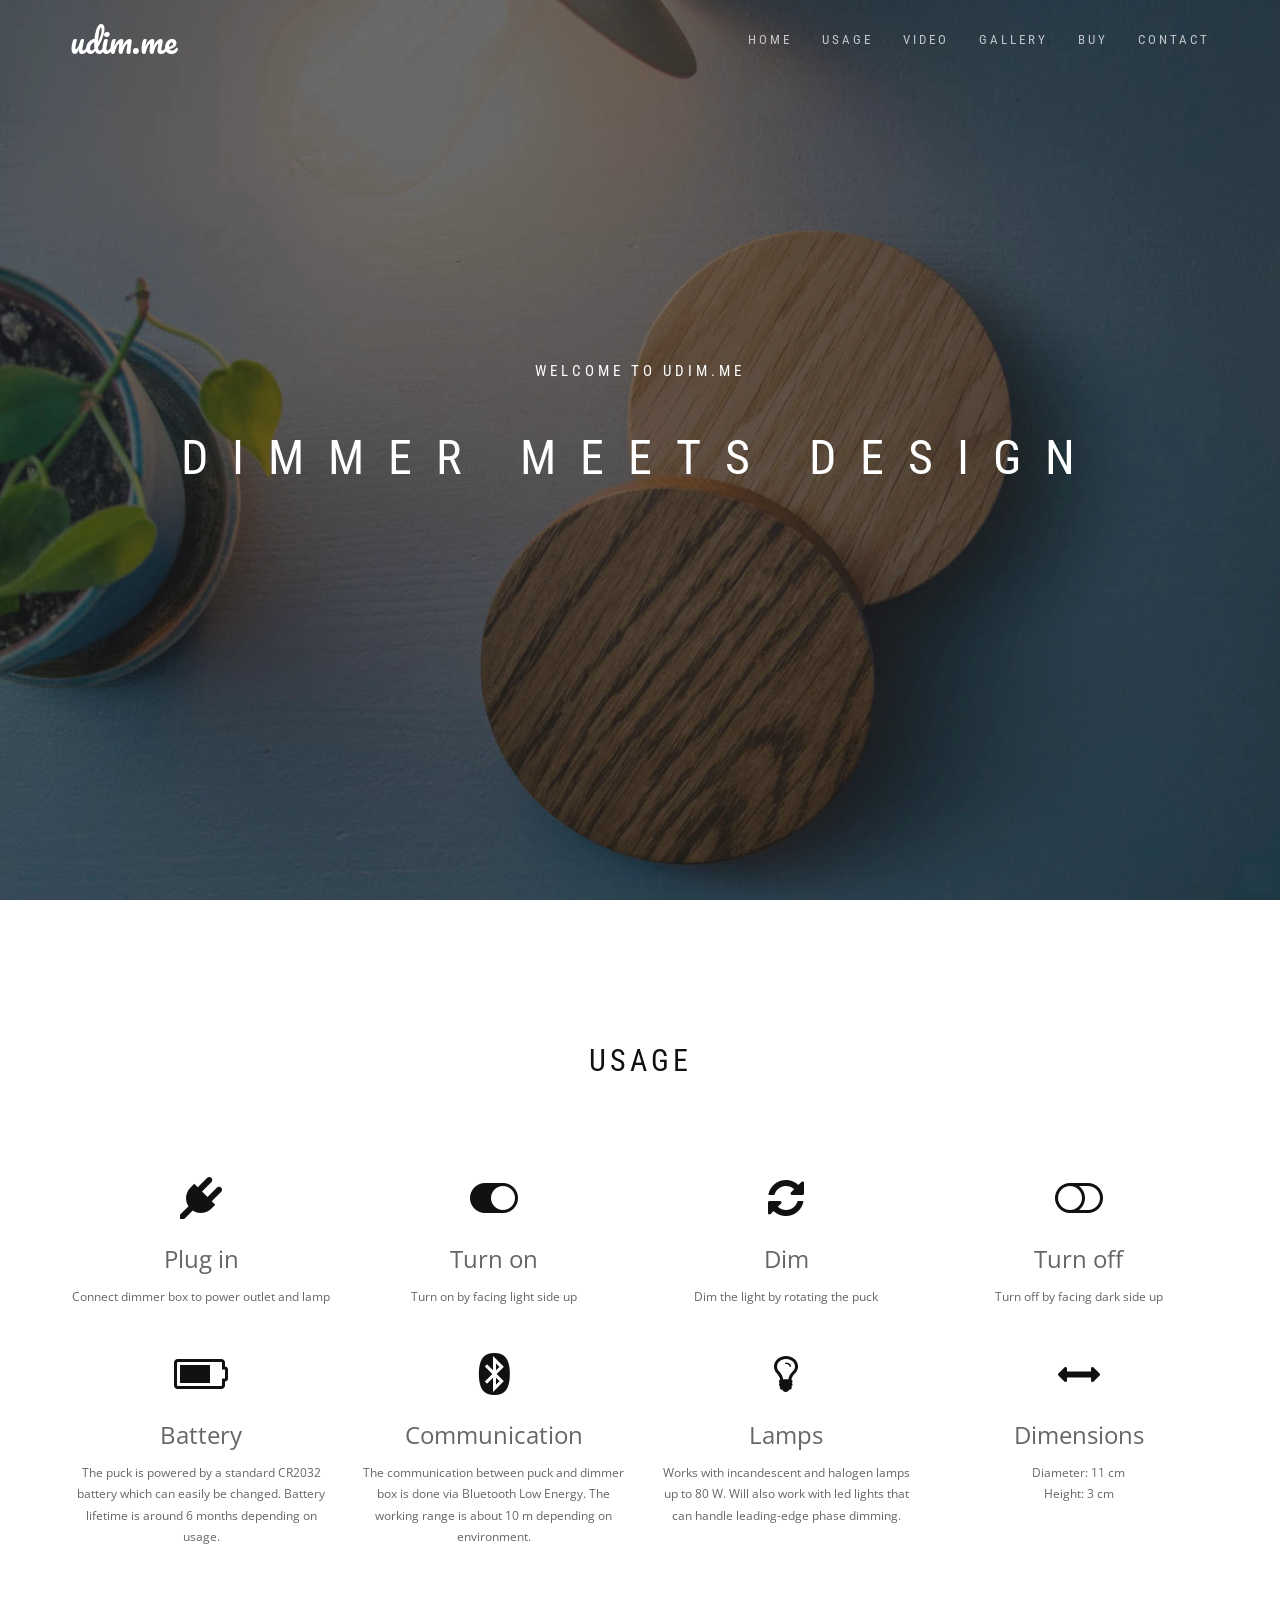
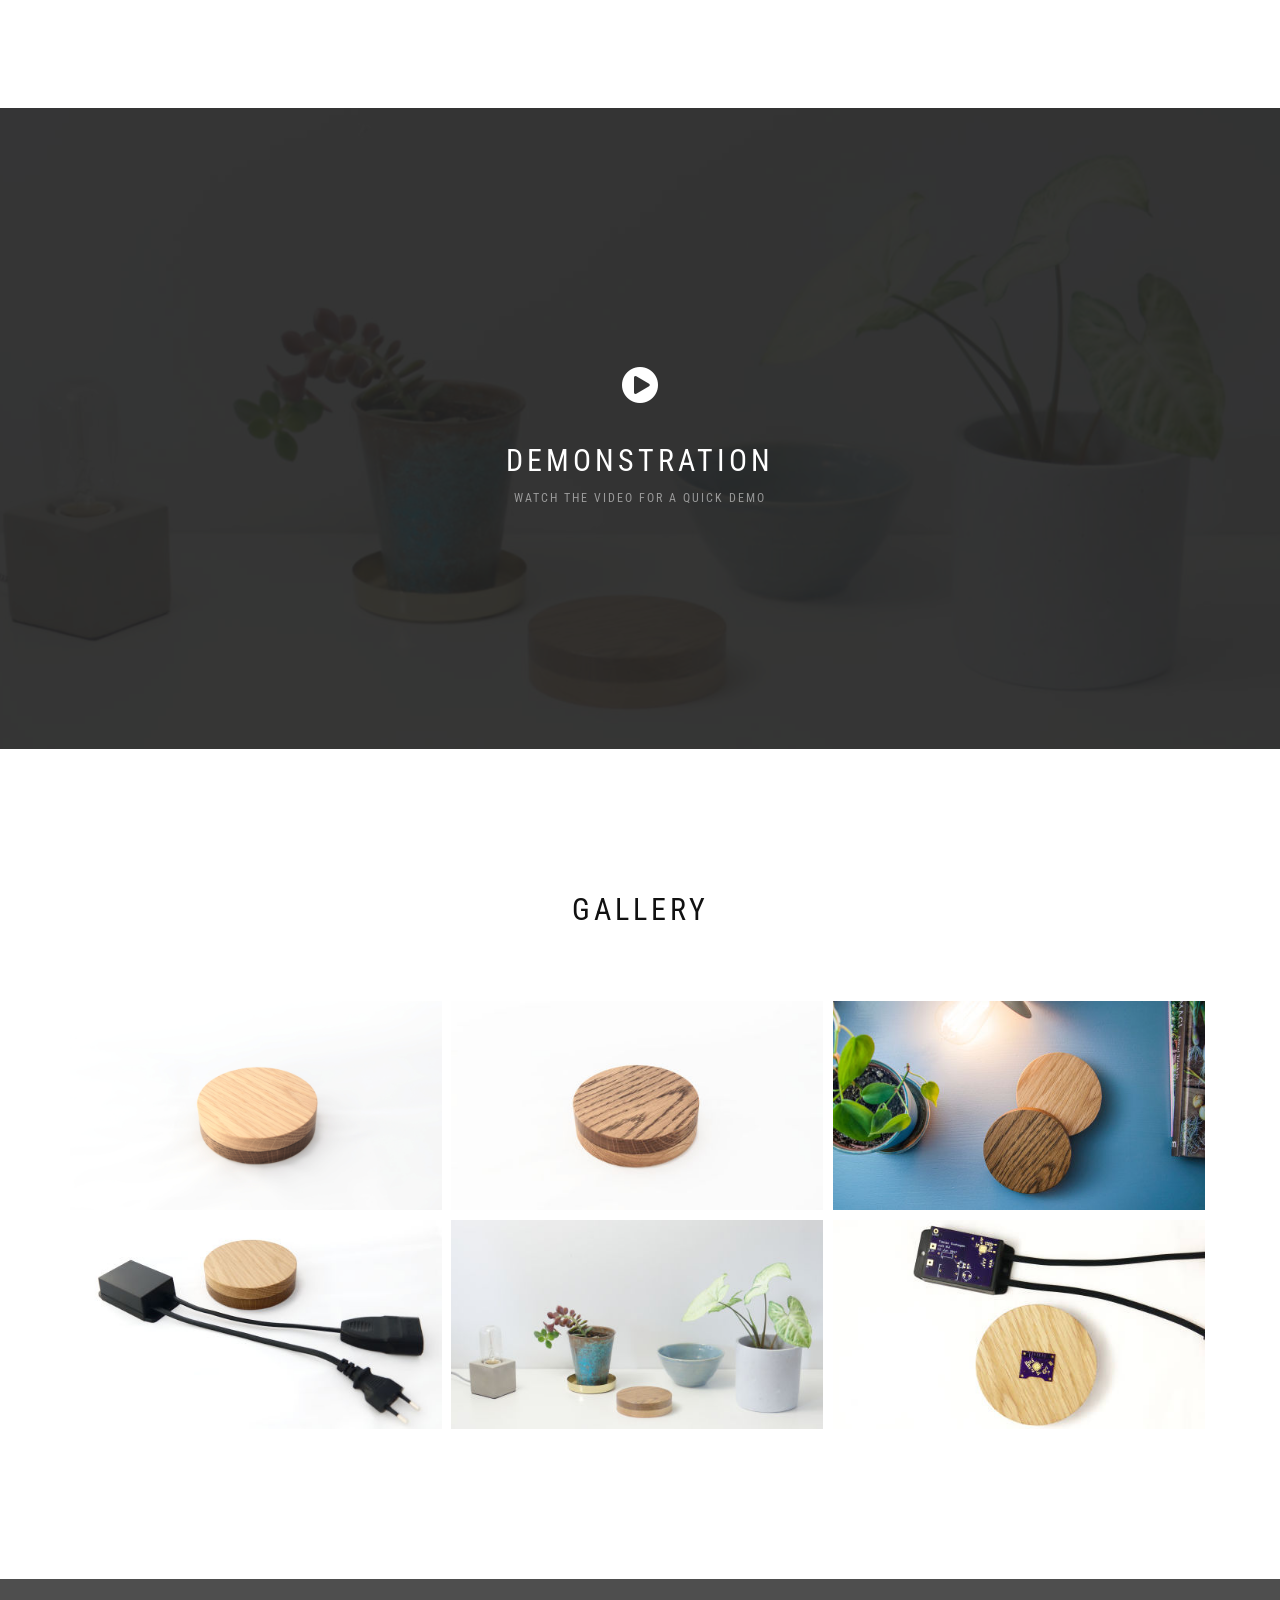
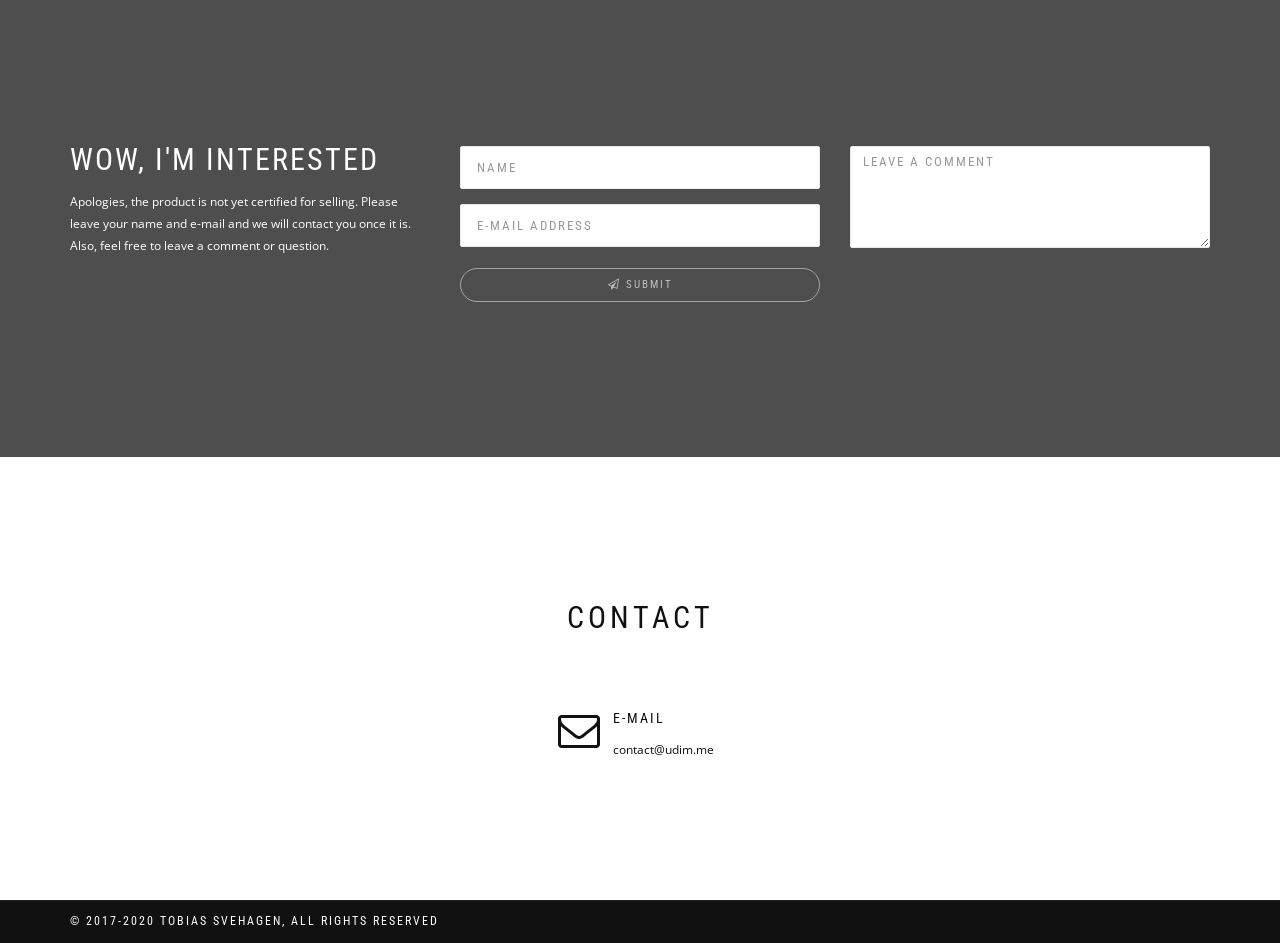
<file: index.html>
<!DOCTYPE html>
<html lang="en-US" dir="ltr">
  <head>
    <!-- Global site tag (gtag.js) - Google Analytics -->
    <script async src="https://www.googletagmanager.com/gtag/js?id=UA-110169901-1"></script>
    <script>
      window.dataLayer = window.dataLayer || [];
      function gtag(){dataLayer.push(arguments);}
      gtag('js', new Date());

      gtag('config', 'UA-110169901-1');
    </script>

    <meta charset="utf-8">
    <meta name="viewport" content="width=device-width, initial-scale=1">
    <!--
    Document Title
    =============================================
    -->
    <title>udim.me | dimmer meets design</title>
    <!--
    Stylesheets
    =============================================
    -->
    <link href="lib/bootstrap/dist/css/bootstrap.min.css" rel="stylesheet">
    <link href="https://fonts.googleapis.com/css?family=Roboto+Condensed:400,700" rel="stylesheet">
    <link href="https://fonts.googleapis.com/css?family=Volkhov:400i" rel="stylesheet">
    <link href="https://fonts.googleapis.com/css?family=Open+Sans:300,400,600,700,800" rel="stylesheet">
    <link href="https://fonts.googleapis.com/css?family=Pacifico" rel="stylesheet">
    <link href="lib/animate.css/animate.css" rel="stylesheet">
    <link href="lib/components-font-awesome/css/font-awesome.min.css" rel="stylesheet">
    <link href="lib/magnific-popup/dist/magnific-popup.css" rel="stylesheet">
    <link href="css/style.css" rel="stylesheet">
  </head>
  <body data-spy="scroll" data-target=".onpage-navigation" data-offset="60">
    <main>
      <div class="page-loader">
        <div class="loader">Loading...</div>
      </div>
      <nav class="navbar navbar-custom navbar-fixed-top navbar-transparent" role="navigation">
        <div class="container">
          <div class="navbar-header">
            <button class="navbar-toggle" type="button" data-toggle="collapse" data-target="#custom-collapse"><span class="sr-only">Toggle navigation</span><span class="icon-bar"></span><span class="icon-bar"></span><span class="icon-bar"></span></button><a class="navbar-brand" href="index.html">udim.me</a>
          </div>
          <div class="collapse navbar-collapse" id="custom-collapse">
            <ul class="nav navbar-nav navbar-right">
              <li><a href="#totop">Home</a></li>
              <li><a class="section-scroll" href="#usage">Usage</a>
              <li><a class="section-scroll" href="#video">Video</a>
              <li><a class="section-scroll" href="#gallery">Gallery</a>
              <li><a class="section-scroll" href="#buy">Buy</a>
              <li><a class="section-scroll" href="#contact">Contact</a>
            </ul>
          </div>
        </div>
      </nav>
      <section class="home-section home-full-height bg-dark-60 parallax-bg" id="home" data-background="img/header-bg.jpg">
        <div class="page-caption">
          <div class="caption-content">
            <div class="font-alt mb-30 page-title-size-1">Welcome to udim.me</div>
            <div class="font-alt mb-40 page-title-size-4">Dimmer meets design</div>
          </div>
        </div>
      </section>
      <div class="main">
	<section class="module" id="usage">
	  <div class="container">
	    <div class="row">
              <div class="col-sm-6 col-sm-offset-3">
                <h2 class="module-title font-alt">Usage</h2>
              </div>
	    </div>
	    <div class="row multi-columns-row">
	      <div class="col-sm-6 col-md-3 col-lg-3">
	        <div class="features-item">
		  <div class="features-icon">
		    <i class="fa fa-plug"></i>
		  </div>
		  <h3>Plug in</h3>
		  Connect dimmer box to power outlet and lamp
		</div>
	      </div>
	      <div class="col-sm-6 col-md-3 col-lg-3">
	        <div class="features-item">
		  <div class="features-icon">
		    <i class="fa fa-toggle-on"></i>
		  </div>
		  <h3>Turn on</h3>
		  Turn on by facing light side up
		</div>
	      </div>
	      <div class="col-sm-6 col-md-3 col-lg-3">
	        <div class="features-item">
		  <div class="features-icon">
		    <i class="fa fa-refresh"></i>
		  </div>
		  <h3>Dim</h3>
		  Dim the light by rotating the puck
		</div>
	      </div>
	      <div class="col-sm-6 col-md-3 col-lg-3">
	        <div class="features-item">
		  <div class="features-icon">
		    <i class="fa fa-toggle-off"></i>
		  </div>
		  <h3>Turn off</h3>
		  Turn off by facing dark side up
		</div>
	      </div>
	    </div>
            <div class="row multi-columns-row">
	      <div class="col-sm-6 col-md-3 col-lg-3">
	        <div class="features-item">
		  <div class="features-icon">
		    <i class="fa fa-battery-3"></i>
		  </div>
		  <h3>Battery</h3>
		  The puck is powered by a standard CR2032 battery which can easily be changed. Battery lifetime is around 6 months depending on usage.
		</div>
	      </div>
	      <div class="col-sm-6 col-md-3 col-lg-3">
	        <div class="features-item">
		  <div class="features-icon">
		    <i class="fa fa-bluetooth"></i>
		  </div>
		  <h3>Communication</h3>
		  The communication between puck and dimmer box is done via Bluetooth Low Energy. The working range is about 10 m depending on environment.
		</div>
	      </div>
	      <div class="col-sm-6 col-md-3 col-lg-3">
	        <div class="features-item">
		  <div class="features-icon">
		    <i class="fa fa-lightbulb-o"></i>
		  </div>
		  <h3>Lamps</h3>
		  Works with incandescent and halogen lamps up to 80 W. Will also work with led lights that can handle leading-edge phase dimming.
		</div>
	      </div>
	      <div class="col-sm-6 col-md-3 col-lg-3">
	        <div class="features-item">
		  <div class="features-icon">
		    <i class="fa fa-arrows-h"></i>
		  </div>
		  <h3>Dimensions</h3>
		  Diameter: 11 cm
		  <br>
		  Height: 3 cm
		</div>
	      </div>
	    </div>
	  </div>
	</section>
        <section class="module bg-dark-90 bg-video" id="video" data-background="img/bench-bg.jpg">
          <div class="container">
            <div class="row">
              <div class="col-sm-6 col-sm-offset-3">
                <div class="video-box">
                  <div class="video-box-icon"><a class="video-pop-up" href="https://vimeo.com/226120775"><span class="fa fa-play-circle"></span></a></div>
                  <div class="video-title font-alt">Demonstration</div>
                  <div class="video-subtitle font-alt">Watch the video for a quick demo</div>
                </div>
              </div>
            </div>
          </div>
	</section>
        <section class="module" id="gallery">
          <div class="container">
            <div class="row">
              <div class="col-sm-6 col-sm-offset-3">
                <h2 class="module-title font-alt">Gallery</h2>
              </div>
            </div>
            <ul class="works-grid works-grid-gut works-grid-3 works-hover-d" id="works-grid">
              <li class="work-item gallery-item">
                <a class="gallery" href="img/gallery/puck-light.jpg">
                  <div class="work-image">
                    <img src="img/gallery/puck-light.jpg">
                  </div>
                  <div class="work-caption">
                    <div class="work-descr"><i class="fa fa-search-plus"></i></div>
                  </div>
                </a>
              </li>
              <li class="work-item gallery-item">
                <a class="gallery" href="img/gallery/puck-dark.jpg">
                  <div class="work-image">
                    <img src="img/gallery/puck-dark-sm.jpg">
                  </div>
                  <div class="work-caption">
                    <div class="work-descr"><i class="fa fa-search-plus"></i></div>
                  </div>
                </a>
              </li>
              <li class="work-item gallery-item">
                <a class="gallery" href="img/gallery/blue.jpg">
                  <div class="work-image">
                    <img src="img/gallery/blue-sm.jpg">
                  </div>
                  <div class="work-caption">
                    <div class="work-descr"><i class="fa fa-search-plus"></i></div>
                  </div>
                </a>
              </li>
              <li class="work-item gallery-item">
                <a class="gallery" href="img/gallery/puck-box.jpg">
                  <div class="work-image">
                    <img src="img/gallery/puck-box-sm.jpg">
                  </div>
                  <div class="work-caption">
                    <div class="work-descr"><i class="fa fa-search-plus"></i></div>
                  </div>
                </a>
              </li>
              <li class="work-item gallery-item">
                <a class="gallery" href="img/gallery/bench.jpg">
                  <div class="work-image">
                    <img src="img/gallery/bench-sm.jpg">
                  </div>
                  <div class="work-caption">
                    <div class="work-descr"><i class="fa fa-search-plus"></i></div>
                  </div>
                </a>
              </li>
              <li class="work-item gallery-item">
                <a class="gallery" href="img/gallery/pcb.jpg">
                  <div class="work-image">
                    <img src="img/gallery/pcb-sm.jpg">
                  </div>
                  <div class="work-caption">
                    <div class="work-descr"><i class="fa fa-search-plus"></i></div>
                  </div>
                </a>
              </li>
            </ul>
          </div>
        </section>
        <section class="module bg-dark-60 parallax-bg" id="buy" data-background="img/incandescent-bg.jpg">
          <div class="container">
            <div class="row">
              <div class="col-sm-4">
                <h2 class="font-alt">Wow, I'm interested</h2>
                <p>Apologies, the product is not yet certified for selling. Please leave your name and e-mail and we will contact you once it is. Also, feel free to leave a comment or question.</p>
              </div>
              <div class="col-sm-8">
                <div class="row">
                  <form class="form rqst-form" id="interest-form" role="form" method="post">
                    <div class="col-sm-6 col-xs-12">
		      <div class="form-group">
                        <input class="form-control input-lg" type="text" name="name" placeholder="Name" required="required" data-validation-required-message="Please enter your name." />
		      </div>
		      <div class="form-group">
                        <input class="form-control input-lg" type="text" name="email" placeholder="E-mail address" required="required" data-validation-required-message="Please enter your e-mail." />
		      </div>
                    </div>
                    <div class="form-group col-sm-6 col-xs-12">
                      <textarea class="form-control textarea" rows="6" id="message" name="message" placeholder="Leave a comment"></textarea>
                    </div>
                    <div class="form-group col-sm-6 col-xs-12">
                      <button class="btn btn-border-w btn-circle btn-block" id="interest-form-submit" type="submit" disabled><i class="fa fa-paper-plane-o"></i> Submit</button>
                    </div>
		  </form>
                </div>
                <div id="form-rsp"></div>
              </div>
            </div>
          </div>
        </section>
        <section class="module" id="contact">
          <div class="container">
            <div class="row">
              <div class="col-sm-6 col-sm-offset-3">
                <h2 class="module-title font-alt">Contact</h2>
              </div>
            </div>
            <div class="row">
              <div class="col-lg-2 col-sm-offset-5">
                <div class="alt-features-item mt-0">
                  <div class="alt-features-icon">
                    <i class="fa fa-envelope-o"></i>
                  </div>
                  <h3 class="alt-features-title font-alt">E-Mail</h3>
                  <a href="mailto:contact@udim.me">contact@udim.me</a>
                </div>
              </div>
            </div>
	  </div>
        </section>
        <hr class="divider-d">
        <footer class="footer bg-dark">
          <div class="container">
            <div class="row">
              <div class="col-sm-12">
                <p class="copyright font-alt">&copy; 2017-2020&nbsp;Tobias Svehagen, All Rights Reserved</p>
              </div>
            </div>
          </div>
        </footer>
        <div class="scroll-up"><a href="#totop"><i class="fa fa-angle-double-up"></i></a></div>
      </div>
    </main>
    <!--
    JavaScripts
    =============================================
    -->
    <script src="lib/jquery/dist/jquery.js"></script>
    <script src="lib/bootstrap/dist/js/bootstrap.min.js"></script>
    <script src="lib/wow/dist/wow.js"></script>
    <script src="lib/isotope/dist/isotope.pkgd.js"></script>
    <script src="lib/imagesloaded/imagesloaded.pkgd.js"></script>
    <script src="lib/smoothscroll.js"></script>
    <script src="lib/magnific-popup/dist/jquery.magnific-popup.js"></script>
    <script src="js/plugins.js"></script>
    <script src="js/main.js"></script>
  </body>
</html>
</file>
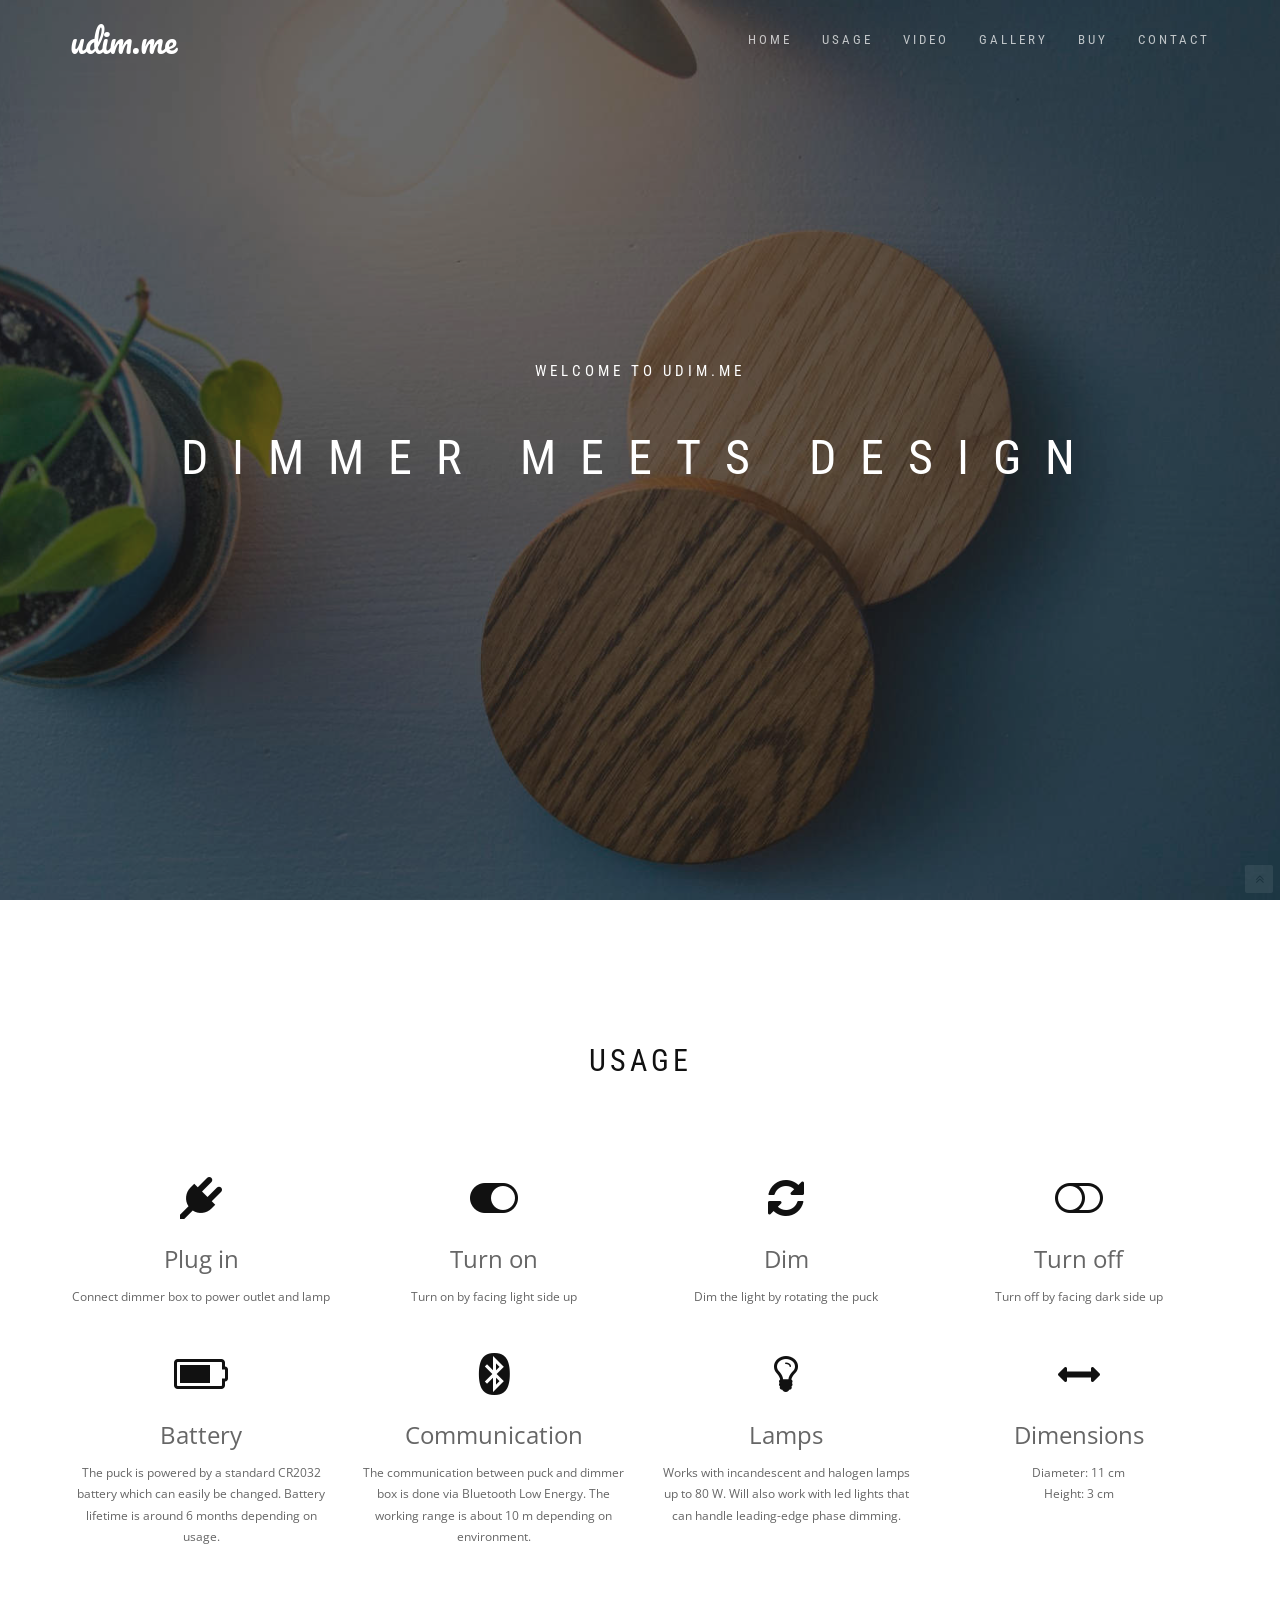
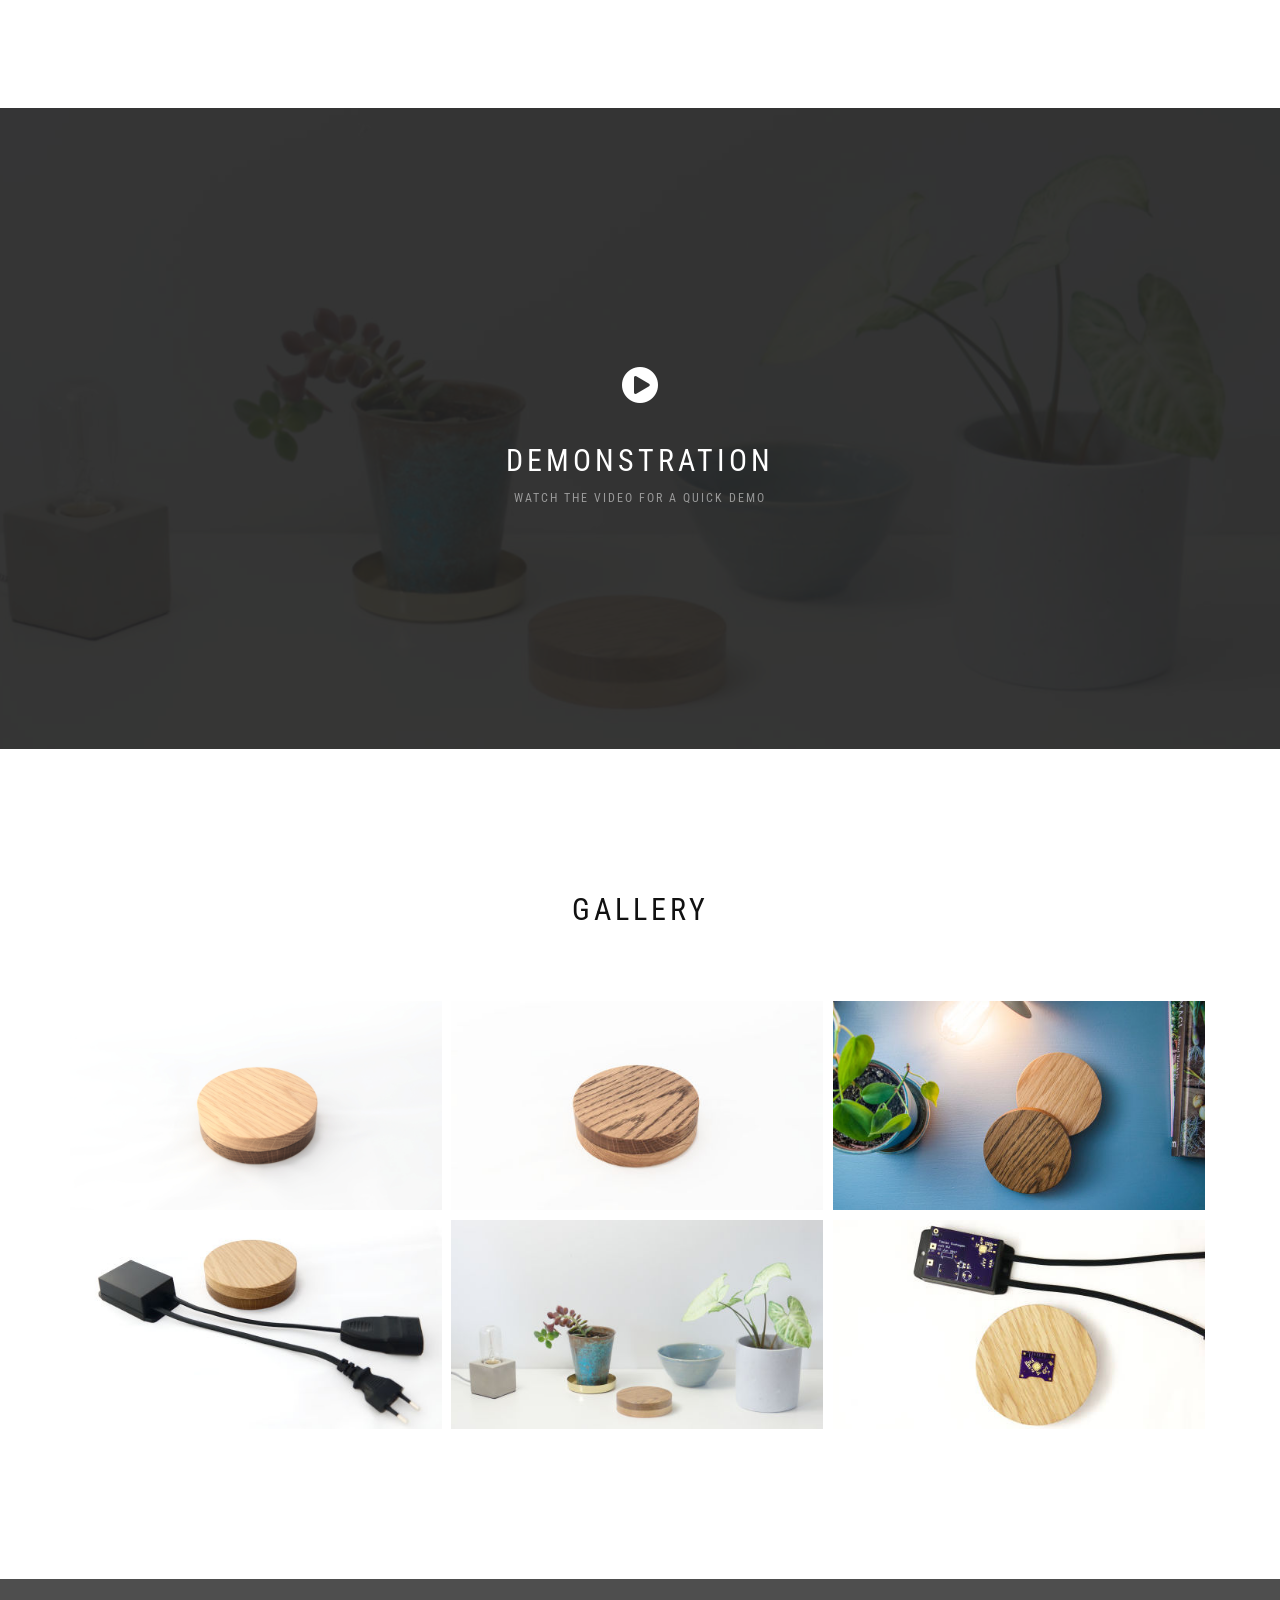
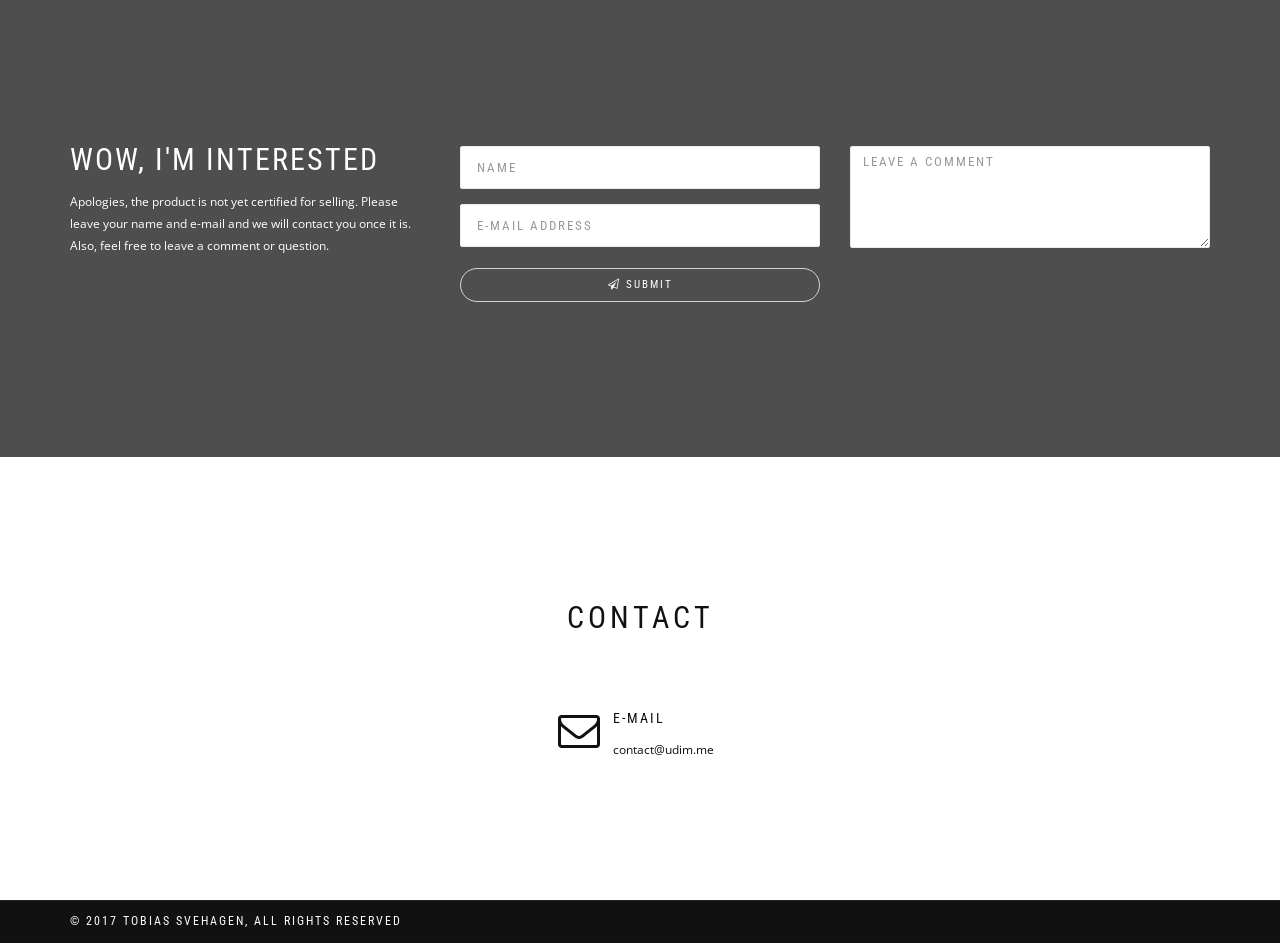
<file: src/index.html>
<!DOCTYPE html>
<html lang="en-US" dir="ltr">
  <head>
    <!-- Global site tag (gtag.js) - Google Analytics -->
    <script async src="https://www.googletagmanager.com/gtag/js?id=UA-110169901-1"></script>
    <script>
      window.dataLayer = window.dataLayer || [];
      function gtag(){dataLayer.push(arguments);}
      gtag('js', new Date());

      gtag('config', 'UA-110169901-1');
    </script>

    <meta charset="utf-8">
    <meta name="viewport" content="width=device-width, initial-scale=1">
    <!--
    Document Title
    =============================================
    -->
    <title>udim.me | dimmer meets design</title>
    <!--
    Stylesheets
    =============================================
    -->
    <link href="lib/bootstrap/dist/css/bootstrap.min.css" rel="stylesheet">
    <link href="https://fonts.googleapis.com/css?family=Roboto+Condensed:400,700" rel="stylesheet">
    <link href="https://fonts.googleapis.com/css?family=Volkhov:400i" rel="stylesheet">
    <link href="https://fonts.googleapis.com/css?family=Open+Sans:300,400,600,700,800" rel="stylesheet">
    <link href="https://fonts.googleapis.com/css?family=Pacifico" rel="stylesheet">
    <link href="lib/animate.css/animate.css" rel="stylesheet">
    <link href="lib/components-font-awesome/css/font-awesome.min.css" rel="stylesheet">
    <link href="lib/magnific-popup/dist/magnific-popup.css" rel="stylesheet">
    <link href="css/style.css" rel="stylesheet">
  </head>
  <body data-spy="scroll" data-target=".onpage-navigation" data-offset="60">
    <main>
      <div class="page-loader">
        <div class="loader">Loading...</div>
      </div>
      <nav class="navbar navbar-custom navbar-fixed-top navbar-transparent" role="navigation">
        <div class="container">
          <div class="navbar-header">
            <button class="navbar-toggle" type="button" data-toggle="collapse" data-target="#custom-collapse"><span class="sr-only">Toggle navigation</span><span class="icon-bar"></span><span class="icon-bar"></span><span class="icon-bar"></span></button><a class="navbar-brand" href="index.html">udim.me</a>
          </div>
          <div class="collapse navbar-collapse" id="custom-collapse">
            <ul class="nav navbar-nav navbar-right">
              <li><a href="#totop">Home</a></li>
              <li><a class="section-scroll" href="#usage">Usage</a>
              <li><a class="section-scroll" href="#video">Video</a>
              <li><a class="section-scroll" href="#gallery">Gallery</a>
              <li><a class="section-scroll" href="#buy">Buy</a>
              <li><a class="section-scroll" href="#contact">Contact</a>
            </ul>
          </div>
        </div>
      </nav>
      <section class="home-section home-full-height bg-dark-60 parallax-bg" id="home" data-background="img/header-bg.jpg">
        <div class="page-caption">
          <div class="caption-content">
            <div class="font-alt mb-30 page-title-size-1">Welcome to udim.me</div>
            <div class="font-alt mb-40 page-title-size-4">Dimmer meets design</div>
          </div>
        </div>
      </section>
      <div class="main">
	<section class="module" id="usage">
	  <div class="container">
	    <div class="row">
              <div class="col-sm-6 col-sm-offset-3">
                <h2 class="module-title font-alt">Usage</h2>
              </div>
	    </div>
	    <div class="row multi-columns-row">
	      <div class="col-sm-6 col-md-3 col-lg-3">
	        <div class="features-item">
		  <div class="features-icon">
		    <i class="fa fa-plug"></i>
		  </div>
		  <h3>Plug in</h3>
		  Connect dimmer box to power outlet and lamp
		</div>
	      </div>
	      <div class="col-sm-6 col-md-3 col-lg-3">
	        <div class="features-item">
		  <div class="features-icon">
		    <i class="fa fa-toggle-on"></i>
		  </div>
		  <h3>Turn on</h3>
		  Turn on by facing light side up
		</div>
	      </div>
	      <div class="col-sm-6 col-md-3 col-lg-3">
	        <div class="features-item">
		  <div class="features-icon">
		    <i class="fa fa-refresh"></i>
		  </div>
		  <h3>Dim</h3>
		  Dim the light by rotating the puck
		</div>
	      </div>
	      <div class="col-sm-6 col-md-3 col-lg-3">
	        <div class="features-item">
		  <div class="features-icon">
		    <i class="fa fa-toggle-off"></i>
		  </div>
		  <h3>Turn off</h3>
		  Turn off by facing dark side up
		</div>
	      </div>
	    </div>
            <div class="row multi-columns-row">
	      <div class="col-sm-6 col-md-3 col-lg-3">
	        <div class="features-item">
		  <div class="features-icon">
		    <i class="fa fa-battery-3"></i>
		  </div>
		  <h3>Battery</h3>
		  The puck is powered by a standard CR2032 battery which can easily be changed. Battery lifetime is around 6 months depending on usage.
		</div>
	      </div>
	      <div class="col-sm-6 col-md-3 col-lg-3">
	        <div class="features-item">
		  <div class="features-icon">
		    <i class="fa fa-bluetooth"></i>
		  </div>
		  <h3>Communication</h3>
		  The communication between puck and dimmer box is done via Bluetooth Low Energy. The working range is about 10 m depending on environment.
		</div>
	      </div>
	      <div class="col-sm-6 col-md-3 col-lg-3">
	        <div class="features-item">
		  <div class="features-icon">
		    <i class="fa fa-lightbulb-o"></i>
		  </div>
		  <h3>Lamps</h3>
		  Works with incandescent and halogen lamps up to 80 W. Will also work with led lights that can handle leading-edge phase dimming.
		</div>
	      </div>
	      <div class="col-sm-6 col-md-3 col-lg-3">
	        <div class="features-item">
		  <div class="features-icon">
		    <i class="fa fa-arrows-h"></i>
		  </div>
		  <h3>Dimensions</h3>
		  Diameter: 11 cm
		  <br>
		  Height: 3 cm
		</div>
	      </div>
	    </div>
	  </div>
	</section>
        <section class="module bg-dark-90 bg-video" id="video" data-background="img/bench-bg.jpg">
          <div class="container">
            <div class="row">
              <div class="col-sm-6 col-sm-offset-3">
                <div class="video-box">
                  <div class="video-box-icon"><a class="video-pop-up" href="https://vimeo.com/226120775"><span class="fa fa-play-circle"></span></a></div>
                  <div class="video-title font-alt">Demonstration</div>
                  <div class="video-subtitle font-alt">Watch the video for a quick demo</div>
                </div>
              </div>
            </div>
          </div>
	</section>
        <section class="module" id="gallery">
          <div class="container">
            <div class="row">
              <div class="col-sm-6 col-sm-offset-3">
                <h2 class="module-title font-alt">Gallery</h2>
              </div>
            </div>
            <ul class="works-grid works-grid-gut works-grid-3 works-hover-d" id="works-grid">
              <li class="work-item gallery-item">
                <a class="gallery" href="img/gallery/puck-light.jpg">
                  <div class="work-image">
                    <img src="img/gallery/puck-light.jpg">
                  </div>
                  <div class="work-caption">
                    <div class="work-descr"><i class="fa fa-search-plus"></i></div>
                  </div>
                </a>
              </li>
              <li class="work-item gallery-item">
                <a class="gallery" href="img/gallery/puck-dark.jpg">
                  <div class="work-image">
                    <img src="img/gallery/puck-dark-sm.jpg">
                  </div>
                  <div class="work-caption">
                    <div class="work-descr"><i class="fa fa-search-plus"></i></div>
                  </div>
                </a>
              </li>
              <li class="work-item gallery-item">
                <a class="gallery" href="img/gallery/blue.jpg">
                  <div class="work-image">
                    <img src="img/gallery/blue-sm.jpg">
                  </div>
                  <div class="work-caption">
                    <div class="work-descr"><i class="fa fa-search-plus"></i></div>
                  </div>
                </a>
              </li>
              <li class="work-item gallery-item">
                <a class="gallery" href="img/gallery/puck-box.jpg">
                  <div class="work-image">
                    <img src="img/gallery/puck-box-sm.jpg">
                  </div>
                  <div class="work-caption">
                    <div class="work-descr"><i class="fa fa-search-plus"></i></div>
                  </div>
                </a>
              </li>
              <li class="work-item gallery-item">
                <a class="gallery" href="img/gallery/bench.jpg">
                  <div class="work-image">
                    <img src="img/gallery/bench-sm.jpg">
                  </div>
                  <div class="work-caption">
                    <div class="work-descr"><i class="fa fa-search-plus"></i></div>
                  </div>
                </a>
              </li>
              <li class="work-item gallery-item">
                <a class="gallery" href="img/gallery/pcb.jpg">
                  <div class="work-image">
                    <img src="img/gallery/pcb-sm.jpg">
                  </div>
                  <div class="work-caption">
                    <div class="work-descr"><i class="fa fa-search-plus"></i></div>
                  </div>
                </a>
              </li>
            </ul>
          </div>
        </section>
        <section class="module bg-dark-60 parallax-bg" id="buy" data-background="img/incandescent-bg.jpg">
          <div class="container">
            <div class="row">
              <div class="col-sm-4">
                <h2 class="font-alt">Wow, I'm interested</h2>
                <p>Apologies, the product is not yet certified for selling. Please leave your name and e-mail and we will contact you once it is. Also, feel free to leave a comment or question.</p>
              </div>
              <div class="col-sm-8">
                <div class="row">
                  <form class="form rqst-form" id="interest-form" role="form" method="post" action="php/contact.php">
                    <div class="col-sm-6 col-xs-12">
		      <div class="form-group">
                        <input class="form-control input-lg" type="text" name="name" placeholder="Name" required="required" data-validation-required-message="Please enter your name." />
		      </div>
		      <div class="form-group">
                        <input class="form-control input-lg" type="text" name="email" placeholder="E-mail address" required="required" data-validation-required-message="Please enter your e-mail." />
		      </div>
                    </div>
                    <div class="form-group col-sm-6 col-xs-12">
                      <textarea class="form-control textarea" rows="6" id="message" name="message" placeholder="Leave a comment"></textarea>
                    </div>
                    <div class="form-group col-sm-6 col-xs-12">
                      <button class="btn btn-border-w btn-circle btn-block" id="interest-form-submit" type="submit"><i class="fa fa-paper-plane-o"></i> Submit</button>
                    </div>
		  </form>
                </div>
                <div id="form-rsp"></div>
              </div>
            </div>
          </div>
        </section>
        <section class="module" id="contact">
          <div class="container">
            <div class="row">
              <div class="col-sm-6 col-sm-offset-3">
                <h2 class="module-title font-alt">Contact</h2>
              </div>
            </div>
            <div class="row">
              <div class="col-lg-2 col-sm-offset-5">
                <div class="alt-features-item mt-0">
                  <div class="alt-features-icon">
                    <i class="fa fa-envelope-o"></i>
                  </div>
                  <h3 class="alt-features-title font-alt">E-Mail</h3>
                  <a href="mailto:contact@udim.me">contact@udim.me</a>
                </div>
              </div>
            </div>
	  </div>
        </section>
        <hr class="divider-d">
        <footer class="footer bg-dark">
          <div class="container">
            <div class="row">
              <div class="col-sm-12">
                <p class="copyright font-alt">&copy; 2017&nbsp;Tobias Svehagen, All Rights Reserved</p>
              </div>
            </div>
          </div>
        </footer>
        <div class="scroll-up"><a href="#totop"><i class="fa fa-angle-double-up"></i></a></div>
      </div>
    </main>
    <!--
    JavaScripts
    =============================================
    -->
    <script src="lib/jquery/dist/jquery.js"></script>
    <script src="lib/bootstrap/dist/js/bootstrap.min.js"></script>
    <script src="lib/wow/dist/wow.js"></script>
    <script src="lib/isotope/dist/isotope.pkgd.js"></script>
    <script src="lib/imagesloaded/imagesloaded.pkgd.js"></script>
    <script src="lib/smoothscroll.js"></script>
    <script src="lib/magnific-popup/dist/jquery.magnific-popup.js"></script>
    <script src="js/plugins.js"></script>
    <script src="js/main.js"></script>
  </body>
</html>
</file>
<file: css/style.css>
/*--------------------------------------------------------------
	Common
--------------------------------------------------------------*/
html {
  overflow-y: scroll;
  overflow-x: hidden;
  -ms-overflow-style: scrollbar;
}

body {
  background: #fff;
  font: 400 12px/1.8 "Open Sans", sans-serif;
  color: #666;
  -webkit-font-smoothing: antialiased;
}

img {
  max-width: 100%;
  height: auto;
}

iframe {
  border: 0;
}

.align-center {
  text-align: center;
}

.align-left {
  text-align: left !important;
}

.position-relative {
  position: relative;
}

.leftauto {
  right: 0 !important;
  left: auto !important;
}

/* Transition elsements */
a,
.btn {
  transition: all 0.125s ease-in-out 0s;
}

.gallery-caption,
.gallery-image:after,
.gallery-image img,
.work-caption,
.work-image > img,
.work-image:after {
  transition: all 0.3s ease-in-out 0s;
}

/* Reset box-shadow */
.btn,
.well,
.panel,
.progress,
.form-control,
.form-control:hover,
.form-control:focus,
.navbar-custom .dropdown-menu {
  box-shadow: none;
}

/* Reset border-radius */
.well,
.label,
.alert,
.progress,
.form-control,
.modal-content,
.panel-heading,
.panel-group .panel,
.nav-tabs > li > a,
.nav-pills > li > a {
  border-radius: 2px;
}

.et-icons .box1 {
  border: 1px solid #e5e5e5;
  display: block;
  width: 25%;
  float: left;
  padding: 0;
  font-size: 13px;
  margin: -1px 0 0 -1px;
}

.et-icons .box1 > span {
  display: inline-block;
  border-right: 1px solid #e5e5e5;
  min-width: 60px;
  min-height: 60px;
  text-align: center;
  line-height: 60px;
  font-size: 28px;
  margin-right: 5px;
}

.fa-icons > div {
  padding: 0;
  border: 1px solid #e5e5e5;
  margin: -1px 0 0 -1px;
  font-size: 13px;
}

.fa-icons > div > i {
  display: inline-block;
  margin-right: 5px;
  min-width: 40px;
  min-height: 40px;
  border-right: 1px solid #f1f1f1;
  line-height: 40px;
  text-align: center;
  font-size: 14px;
}

.help-block ul {
  list-style: none;
  padding: 0;
  margin: 0;
}

/* Sections */
.navbar-custom + .main {
  margin-top: 50px;
}

.main {
  position: relative;
  background-color: #fff;
  z-index: 1;
}

.module,
.module-small {
  position: relative;
  padding: 140px 0;
  background-repeat: no-repeat;
  background-position: 50% 50%;
  background-size: cover;
}

/* Module header */
.module-small {
  padding: 70px 0;
}

.module-extra-small {
  padding: 25px 0px;
}

.module-medium {
  padding: 75px 0px;
}

/* Sections dividers */
.divider-w {
  border-top: 1px solid #eaeaea;
  margin: 0;
}

.divider-d {
  border-top: 1px solid #202020;
  margin: 0;
}

/* Dark background */
.bg-dark,
.bg-dark-30,
.bg-dark-60,
.bg-dark-90,
.bg-dark .module-title,
.bg-dark-30 .module-title,
.bg-dark-60 .module-title,
.bg-dark-90 .module-title,
.bg-dark .module-subtitle,
.bg-dark-30 .module-subtitle,
.bg-dark-60 .module-subtitle,
.bg-dark-90 .module-subtitle,
.bg-dark .alt-module-subtitle h5,
.bg-dark-30 .alt-module-subtitle h5,
.bg-dark-60 .alt-module-subtitle h5,
.bg-dark-90 .alt-module-subtitle h5 {
  color: #fff;
}

.bg-dark {
  background: #111;
}

.bg-video {
  background-position: center bottom;
  padding: 200px 0;
}

.bg-dark-30:before {
  position: absolute;
  background: rgba(2, 2, 2, 0.4);
  content: " ";
  height: 100%;
  width: 100%;
  left: 0;
  top: 0;
}

.bg-dark-60:before {
  position: absolute;
  background: rgba(34, 34, 34, 0.8);
  content: " ";
  height: 100%;
  width: 100%;
  left: 0;
  top: 0;
}

.bg-dark-90:before {
  position: absolute;
  background: rgba(34, 34, 34, 0.9);
  content: " ";
  height: 100%;
  width: 100%;
  left: 0;
  top: 0;
}

.bg-light {
  background: #f6f6f6;
}

.parallax-bg {
  background-attachment: fixed;
  background-size: cover;
}

/* Vertical margin, padding */
.p-0 {
  padding: 0 !important;
}

.pt-0 {
  padding-top: 0 !important;
}

.pt-10 {
  padding-top: 10px !important;
}

.pt-20 {
  padding-top: 20px !important;
}

.pt-30 {
  padding-top: 30px !important;
}

.pt-40 {
  padding-top: 40px !important;
}

.pt-50 {
  padding-top: 50px !important;
}

.pt-140 {
  padding-top: 140px !important;
}

.pb-0 {
  padding-bottom: 0 !important;
}

.pb-10 {
  padding-bottom: 10px !important;
}

.pb-20 {
  padding-bottom: 20px !important;
}

.pb-30 {
  padding-bottom: 30px !important;
}

.pb-40 {
  padding-bottom: 40px !important;
}

.pb-50 {
  padding-bottom: 50px !important;
}

.pb-140 {
  padding-bottom: 140px !important;
}

.m-0 {
  margin: 0 !important;
}

.mt-0 {
  margin-top: 0 !important;
}

.mt-10 {
  margin-top: 10px !important;
}

.mt-20 {
  margin-top: 20px !important;
}

.mt-30 {
  margin-top: 30px !important;
}

.mt-40 {
  margin-top: 40px !important;
}

.mt-50 {
  margin-top: 50px !important;
}

.mt-60 {
  margin-top: 60px !important;
}

.mt-70 {
  margin-top: 70px !important;
}

.mt-80 {
  margin-top: 80px !important;
}

.mb-0 {
  margin-bottom: 0 !important;
}

.mb-10 {
  margin-bottom: 10px !important;
}

.mb-20 {
  margin-bottom: 20px !important;
}

.mb-30 {
  margin-bottom: 30px !important;
}

.mb-40 {
  margin-bottom: 40px !important;
}

.mb-50 {
  margin-bottom: 50px !important;
}

.mb-60 {
  margin-bottom: 60px !important;
}

.mb-70 {
  margin-bottom: 70px !important;
}

.mb-80 {
  margin-bottom: 80px !important;
}

@media only screen and (max-width: 991px) {
  .mt-sm-0 {
    margin-top: 0 !important;
  }
  .mt-sm-10 {
    margin-top: 10px !important;
  }
  .mt-sm-20 {
    margin-top: 20px !important;
  }
  .mt-sm-30 {
    margin-top: 30px !important;
  }
  .mt-sm-40 {
    margin-top: 40px !important;
  }
  .mt-sm-50 {
    margin-top: 50px !important;
  }
  .mt-sm-60 {
    margin-top: 60px !important;
  }
  .mt-sm-70 {
    margin-top: 70px !important;
  }
  .mt-sm-80 {
    margin-top: 80px !important;
  }
  .mb-sm-0 {
    margin-bottom: 0 !important;
  }
  .mb-sm-10 {
    margin-bottom: 10px !important;
  }
  .mb-sm-20 {
    margin-bottom: 20px !important;
  }
  .mb-sm-30 {
    margin-bottom: 30px !important;
  }
  .mb-sm-40 {
    margin-bottom: 40px !important;
  }
  .mb-sm-50 {
    margin-bottom: 50px !important;
  }
  .mb-sm-60 {
    margin-bottom: 60px !important;
  }
  .mb-sm-70 {
    margin-bottom: 70px !important;
  }
  .mb-sm-80 {
    margin-bottom: 80px !important;
  }
}

@media only screen and (max-width: 767px) {
  .mt-xs-0 {
    margin-top: 0 !important;
  }
  .mt-xs-10 {
    margin-top: 10px !important;
  }
  .mt-xs-20 {
    margin-top: 20px !important;
  }
  .mt-xs-30 {
    margin-top: 30px !important;
  }
  .mt-xs-40 {
    margin-top: 40px !important;
  }
  .mt-xs-50 {
    margin-top: 50px !important;
  }
  .mt-xs-60 {
    margin-top: 60px !important;
  }
  .mt-xs-70 {
    margin-top: 70px !important;
  }
  .mt-xs-80 {
    margin-top: 80px !important;
  }
  .mb-xs-0 {
    margin-bottom: 0 !important;
  }
  .mb-xs-10 {
    margin-bottom: 10px !important;
  }
  .mb-xs-20 {
    margin-bottom: 20px !important;
  }
  .mb-xs-30 {
    margin-bottom: 30px !important;
  }
  .mb-xs-40 {
    margin-bottom: 40px !important;
  }
  .mb-xs-50 {
    margin-bottom: 50px !important;
  }
  .mb-xs-60 {
    margin-bottom: 60px !important;
  }
  .mb-xs-70 {
    margin-bottom: 70px !important;
  }
  .mb-xs-80 {
    margin-bottom: 80px !important;
  }
}

/* Scroll to top */
.scroll-up {
  position: fixed;
  display: none;
  bottom: 7px;
  right: 7px;
  z-index: 999;
}

.scroll-up a {
  background: #fff;
  display: block;
  height: 28px;
  width: 28px;
  text-align: center;
  line-height: 28px;
  font-size: 14px;
  color: #000;
  opacity: 0.6;
  border-radius: 2px;
}

.scroll-up a:hover,
.scroll-up a:active {
  opacity: 1;
  color: #000;
}

/* Video */
.video-controls-box {
  position: absolute !important;
  bottom: 40px;
  left: 0;
  width: 100%;
  z-index: 1;
}

.video-controls-box a {
  display: inline-block;
  color: #fff;
  margin: 0 5px 0 0;
}

/* Alert */
.alert i {
  margin-right: 5px;
}

/*--------------------------------------------------------------
	Buttons
--------------------------------------------------------------*/
.btn {
  border-radius: 0;
  font-family: "Roboto Condensed", sans-serif;
  text-transform: uppercase;
  letter-spacing: 2px;
  font-size: 11px;
  padding: 8px 37px;
}

.btn.active.focus,
.btn.active:focus,
.btn.focus,
.btn:active.focus,
.btn:active:focus,
.btn:focus {
  outline: 0;
}

.btn.btn-round {
  border-radius: 2px;
}

.btn.btn-circle {
  border-radius: 30px;
}

.btn.btn-w {
  background: rgba(255, 255, 255, 0.8);
  color: #111;
}

.btn.btn-w:hover,
.btn.btn-w:focus {
  background: white;
  color: #111;
}

.btn.btn-g {
  background: #e5e5e5;
  color: #111;
}

.btn.btn-g:hover,
.btn.btn-g:focus {
  background: #d8d8d8;
  color: #111;
}

.btn.btn-border-w {
  background: transparent;
  border: 1px solid rgba(255, 255, 255, 0.75);
  color: #fff;
}

.btn.btn-border-w:hover,
.btn.btn-border-w:focus {
  background: #fff;
  border-color: transparent;
  color: #111;
}

.btn.btn-d {
  background: rgba(17, 17, 17, 0.8);
  color: #fff;
}

.btn.btn-d:hover,
.btn.btn-d:focus {
  background: #111111;
}

.btn.btn-b {
  background: #111111;
  color: #fff;
}

.btn.btn-b:hover,
.btn.btn-b:focus {
  background: rgba(17, 17, 17, 0.8);
}

.btn-border-d {
  background: transparent;
  border: 1px solid #111111;
  color: #111;
}

.btn.btn-border-d:hover,
.btn.btn-border-d:focus {
  background: #111111;
  color: #fff;
}

.btn.btn-font-w {
  background: rgba(255, 255, 255, 0.8);
  color: #fff;
}

.btn.btn-font-w:hover {
  background: #fff;
  color: #111;
}

/* Buttons size */
.btn.btn-lg {
  padding: 12px 45px;
  font-size: 13px;
}

.btn.btn-sm {
  padding: 6px 25px;
  font-size: 10px;
  letter-spacing: 1px;
}

.btn.btn-xs {
  padding: 4px 19px;
  font-size: 10px;
  letter-spacing: 0;
}

.btn-list .btn {
  margin: 5px 0;
}

/*--------------------------------------------------------------
	Forms
--------------------------------------------------------------*/
/* Selection */
::-moz-selection {
  background: #000;
  color: #fff;
}

::-webkit-selection {
  background: #000;
  color: #fff;
}

::selection {
  background: #000;
  color: #fff;
}

/* Forms common style */
.form-control {
  font-family: "Roboto Condensed", sans-serif;
  text-transform: uppercase;
  letter-spacing: 2px;
  font-size: 11px;
  height: 33px;
  border: 1px solid #EAEAEA;
  border-radius: 2px;
  transition: all 0.4s ease-in-out 0s;
}

.form-control:focus {
  border-color: #CACACA;
}

/* Forms size */
.input-lg,
.form-horizontal .form-group-lg .form-control {
  height: 43px;
  font-size: 13px;
}

textarea.form-control {
  height: 102px;
  font-size: 13px;
}

.input-sm, .form-horizontal .form-group-sm .form-control {
  height: 29px;
  font-size: 10px;
}

.rqst-form {
  margin-top: 27px;
}

.rqst-form .btn {
  margin-top: 5px;
}

/*--------------------------------------------------------------
	Typography
--------------------------------------------------------------*/
a {
  color: #111;

}

a:hover, a:focus {
  text-decoration: none;
  color: #aaa;
  outline: 0;
}

.bg-dark a {
  color: #aaa;
}

.bg-dark a:hover, .bg-dark a:focus {
  color: #fff;
}

h1, h2, h3, h4, h5, h6 {
  line-height: 1.4;
  font-weight: 400;
}

p, ol, ul {
  margin: 0 0 20px;
}

.font-alt {
  font-family: "Roboto Condensed", sans-serif;
  text-transform: uppercase;
  letter-spacing: 2px;
}

.font-serif {
  font-family: Volkhov, "Times New Roman", sans-serif;
  font-style: italic;
}

.large-text {
  font-size: 24px !important;
}

.rotate {
  text-shadow: none !important;
}

.module-title {
  position: relative;
  letter-spacing: 4px;
  text-align: center;
  font-weight: 400;
  font-size: 30px;
  color: #111;
  margin: 0 0 70px;
}

.module-subtitle {
  text-align: center;
  font-size: 16px;
  color: #111;
  margin-bottom: 70px;
}

.module-icon {
  text-align: center;
  font-size: 32px;
  margin-bottom: 20px;
}

.module-title + .module-subtitle {
  margin-top: -35px;
}

/* Caption */

.page-caption {
  position: relative;
  display: table;
  height: 100%;
  width: 100%;
  margin: 0 auto;
}

.caption-content {
  display: table-cell;
  vertical-align: middle;
  text-align: center;
}

/*--------------------------------------------------------------
	Preloader
--------------------------------------------------------------*/
.page-loader {
  position: fixed;
  background: #000;
  bottom: 0;
  right: 0;
  left: 0;
  top: 0;
  z-index: 9998;
}

.loader {
  position: absolute;
  border-left: 2px solid #ffffff;
  border-top: 2px solid rgba(255, 255, 255, 0.2);
  border-right: 2px solid rgba(255, 255, 255, 0.2);
  border-bottom: 2px solid rgba(255, 255, 255, 0.2);
  height: 46px;
  width: 46px;
  left: 50%;
  top: 50%;
  margin: -23px 0 0 -23px;
  text-indent: -9999em;
  font-size: 10px;
  z-index: 9999;
  -webkit-animation: load 0.8s infinite linear;
  -moz-animation: load 0.8s infinite linear;
  ms-animation: load 0.8s infinite linear;
  o-animation: load 0.8s infinite linear;
  animation: load 0.8s infinite linear;
}

.loader,
.loader:after {
  border-radius: 50%;
  width: 46px;
  height: 46px;
}

@-webkit-keyframes load {
  0% {
    -webkit-transform: rotate(0deg);
    transform: rotate(0deg);
  }
  100% {
    -webkit-transform: rotate(360deg);
    transform: rotate(360deg);
  }
}

@keyframes load {
  0% {
    -webkit-transform: rotate(0deg);
    transform: rotate(0deg);
  }
  100% {
    -webkit-transform: rotate(360deg);
    transform: rotate(360deg);
  }
}

/*--------------------------------------------------------------
	Navbar
--------------------------------------------------------------*/
.navbar-custom {
  background-color: rgba(10, 10, 10, 0.9);
  border: 0;
  border-radius: 0;
  z-index: 1000;
  font-family: "Roboto Condensed", sans-serif;
  text-transform: uppercase;
  letter-spacing: 3px;
  font-size: 13px;
  transition: background, padding 0.4s ease-in-out 0s;
}

.navbar a {
  transition: color 0.125s ease-in-out 0s;
}

.navbar-custom .dropdown-menu {
  background: rgba(26, 26, 26, 0.9);
  border-radius: 0;
  border: 0;
  padding: 0;
  box-shadow: none;
}

.navbar-custom .navbar-brand {
  font-family: 'Pacifico', cursive;
  text-transform: none;
  letter-spacing: 0px;
  font-weight: 400;
  font-size: 32px;
  color: #fff;
}

.navbar-custom .nav li > a {
  position: relative;
  color: rgba(255, 255, 255, 0.7);
}

.navbar-custom .dropdown-menu > li > a {
  border-bottom: 1px solid rgba(73, 71, 71, 0.15) !important;
  padding: 11px 15px;
  letter-spacing: 2px;
  color: #999;
}

.navbar-custom .dropdown-menu .dropdown-menu {
  border-left: 1px solid rgba(73, 71, 71, 0.15);
  left: 100%;
  right: auto;
  top: 0;
  margin-top: 0;
}

.navbar-custom .dropdown-menu.left-side .dropdown-menu {
  border: 0;
  border-right: 1px solid rgba(73, 71, 71, 0.15);
  right: 100%;
  left: auto;
}

.navbar-custom .nav > li > a:focus,
.navbar-custom .nav > li > a:hover,
.navbar-custom .nav .open > a,
.navbar-custom .nav .open > a:focus,
.navbar-custom .nav .open > a:hover,
.navbar-custom .dropdown-menu > li > a:focus,
.navbar-custom .dropdown-menu > li > a:hover {
  background: none;
  color: #fff;
}

.navbar-custom .navbar-toggle .icon-bar {
  background: #fff;
}

.dropdown-menu {
  min-width: 180px;
  font-size: 11px;
}

/*--------------------------------------------------------------
	Header
--------------------------------------------------------------*/
.home-section {
  position: relative;
  background-color: #fff;
  background-repeat: no-repeat;
  background-position: center center;
  width: 100%;
  z-index: 0;
  background-size: cover;
}

.home-section:before {
  background: rgba(45, 45, 45, 0.45);
}

.page-title-size-1 {
  letter-spacing: 4px;
  font-size: 15px;
}

.page-title-size-2 {
  line-height: 1.3;
  letter-spacing: 3px;
  font-size: 18px;
  opacity: .8;
}

.page-title-size-3 {
  letter-spacing: 16px;
  font-size: 46px;
}

.page-title-size-4 {
  letter-spacing: 24px;
  font-weight: 400;
  font-size: 48px;
}

/*--------------------------------------------------------------
	Footer
--------------------------------------------------------------*/
.footer {
  padding: 10px 0;
}

.footer .copyright {
  margin: 0;
}

/*--------------------------------------------------------------
	Services & Features
--------------------------------------------------------------*/
.features-item {
  margin: 20px 0;
  text-align: center;
}

.features-icon,
.alt-features-icon {
  line-height: 1.2;
  font-size: 42px;
  color: #111;
}

.features-title,
.alt-features-title {
  text-transform: uppercase;
  letter-spacing: 2px;
  font-weight: 400;
  font-size: 14px;
  color: #111;
  margin: 16px 0 15px;
}

.alt-features-item {
  position: relative;
  padding-left: 55px;
  margin: 65px 0 0 0;
}

.alt-features-icon {
  position: absolute;
  height: 40px;
  width: 40px;
  left: 0;
  top: 0;
  text-align: center;
  line-height: 40px;
  font-size: 42px;
}

.alt-features-title {
  font-size: 14px;
  margin: 0 0 10px;
}

/*--------------------------------------------------------------
	Video Box
--------------------------------------------------------------*/
.video-box {
  text-align: center;
  padding: 40px 0;
}

.video-box-icon > a > i,
.video-box-icon > a > span {
  line-height: 1.8;
  font-size: 42px;
  color: #fff;
}

.video-title {
  letter-spacing: 4px;
  font-size: 30px;
  margin: 10px 0 0;
}

.video-subtitle {
  color: rgba(255, 255, 255, 0.5);
}

/*--------------------------------------------------------------
	Portfolio
--------------------------------------------------------------*/
/* Portfolio grid */
.works-grid {
  list-style: none;
  padding: 0;
  margin: 0;
}

.works-grid.works-grid-gut {
  margin: 0 0 0 -10px;
}

.works-grid.works-grid-gut .work-item {
  padding: 0 0 10px 10px;
}

.work-item {
  width: 50%;
  float: left;
  margin: 0;
}

.works-grid-3 .work-item {
  width: 33.3333%;
}

.container .works-grid-3 .work-item {
  width: 33.2%;
}

.works-grid-4 .work-item {
  width: 25%;
}

.works-grid-5 .work-item {
  width: 20%;
}

.work-item > a {
  position: relative;
  display: block;
  overflow: hidden;
}

.work-image {
  position: relative;
  overflow: hidden;
}

.work-image img {
  display: block;
  overflow: hidden;
  width: 100%;
}

.work-image:after {
  position: absolute;
  display: block;
  content: "";
  height: 100%;
  width: 100%;
  top: 0;
  left: 0;
}

.work-caption {
  position: absolute;
  width: 100%;
  opacity: 0;
  bottom: 100%;
  left: 0;
  z-index: 2;
  text-align: center;
  font-size: 28px;
  color: #fff;
  padding: 20px;
}

.work-title {
  font-size: 14px;
  color: #fff;
  margin: 0 0 6px;
}

.work-descr {
  font-size: 42px;
  color: #aaa;
}

.work-item:hover .work-image:after {
  background: rgba(0, 0, 0, 0.6);
}

.work-item:hover .work-image > img {
  -webkit-transform: scale(1.1) rotate(2deg);
  -ms-transform: scale(1.1) rotate(2deg);
  transform: scale(1.1) rotate(2deg);
}

.work-item:hover .work-caption {
  bottom: 50%;
  opacity: 1;
  z-index: 3;
  -webkit-transform: translateY(50%);
  -ms-transform: translateY(50%);
  transform: translateY(50%);
}

/* Work item white background*/
.works-grid.works-hover-w .work-title {
  color: #111;
}

.works-grid.works-hover-w .work-item:hover .work-image:after {
  background: rgba(255, 255, 255, 0.8);
}

/* Work item gradien background*/
.works-grid.works-hover-g .work-image:after {
  opacity: 0;
}

.works-grid.works-hover-g .work-descr {
  color: #fff;
}

.works-grid.works-hover-g .work-item:hover .work-image:after {
  background: #6fe29e;
  background: linear-gradient(135deg, rgba(111, 226, 158, 0.8) 0%, rgba(91, 218, 209, 0.8) 100%);
  filter: progid:DXImageTransform.Microsoft.gradient( startColorstr='#6fe29e', endColorstr='#5bdad1',GradientType=1 );
  opacity: 1;
}

.sliding-portfolio .work-item {
  width: 100%;
}

/*--------------------------------------------------------------
	Gallery
--------------------------------------------------------------*/
.gallery-item {
  position: relative;
  text-align: center;
/*  margin: 0 0 20px;*/
  margin: 0;
}

.gallery-image {
  position: relative;
  overflow: hidden;
}

.gallery-image a.gallery {
  position: relative;
  display: block;
}

.gallery-image img {
  display: block;
  overflow: hidden;
  width: 100%;
}

.gallery-image:after {
  position: absolute;
  background: transparent;
  content: " ";
  display: block;
  height: 100%;
  width: 100%;
  top: 0;
  left: 0;
  z-index: 1;
}

.gallery-caption {
  position: absolute;
  width: 100%;
  opacity: 0;
  bottom: 100%;
  left: 0;
  z-index: 2;
  text-align: center;
  font-size: 28px;
  color: #fff;
  padding: 20px;
}

.gallery-icon {
  background: rgba(255, 255, 255, 0.2);
  border-radius: 50%;
  height: 50px;
  width: 50px;
  font-size: 24px;
  margin: 0 auto;
}

.gallery-icon i,
.gallery-icon span {
  line-height: 50px;
}

/* Gallery hover */
.gallery-item:hover .gallery-image:after {
  background: rgba(0, 0, 0, 0.6);
}

.gallery-item:hover .gallery-caption {
  opacity: 1;
  bottom: 50%;
  -webkit-transform: translateY(50%);
  -ms-transform: translateY(50%);
  transform: translateY(50%);
}

/*--------------------------------------------------------------
	Widgets
--------------------------------------------------------------*/
/* Progress bars */
.progress {
  overflow: visible;
  height: 4px;
}

.progress-bar {
  position: relative;
}

.progress-bar.pb-dark {
  background: #111;
}

.progress-bar span {
  position: absolute;
  display: block;
  right: -0px;
  top: -24px;
  opacity: 0;
  line-height: 12px;
  font-size: 12px;
  color: #111;
  padding: 4px 0px;
}

.progress-bar span:after {
  display: inline-block;
  content: "%";
}

/*--------------------------------------------------------------
	Responsive Styles - Media Queries
--------------------------------------------------------------*/
@media (min-width: 768px) {
  .navbar-transparent {
    background: transparent;
    padding-bottom: 15px;
    padding-top: 15px;
  }
  .navbar-custom .dropdown-menu {
    position: absolute;
    display: block;
    visibility: hidden;
    opacity: 0;
  }
  .navbar-custom .open > .dropdown-menu {
    visibility: visible;
    opacity: 1;
  }
  .navbar-custom .dropdown-menu .dropdown-toggle:after {
    position: absolute;
    display: block;
    right: 9px;
    top: 50%;
    margin-top: -6px;
    font: normal normal normal 14px/1 FontAwesome;
    font-size: 9px;
    content: "\f105";
    text-rendering: auto;
    -webkit-font-smoothing: antialiased;
    -moz-osx-font-smoothing: grayscale;
  }
  .navbar-right .dropdown-menu {
    right: auto;
    left: 0;
  }
  /* Comments */
  .comment .comment {
    margin-left: 75px;
  }
}

@media (max-width: 1200px) {
  /* Features */
  .alt-features-item {
    margin: 20px 0 0;
  }
}

@media (max-width: 1050px) {
  /* Navbar */
  .navbar-custom {
    letter-spacing: 1px;
  }
}

@media (max-width: 991px) {
  /* Navbar */
  .navbar-custom {
    letter-spacing: 0;
  }
  /* Headers */
  .page-title-size-3 {
    letter-spacing: 8px;
    font-size: 36px;
  }
  .page-title-size-4 {
    letter-spacing: 12px;
    font-size: 38px;
  }
  .work-item,
  .works-grid-3 .work-item,
  .container .works-grid-3 .work-item,
  .works-grid-4 .work-item,
  .works-grid-5 .work-item {
    width: 50%;
  }
  /* Half-image */
  .side-image {
    position: relative;
    height: 300px;
  }
}

@media (max-width: 767px) {
  /* Navbar */
  .navbar-custom .navbar-nav {
    letter-spacing: 3px;
    margin-top: 1px;
    margin-bottom: 0;
  }
  .navbar-custom li > a:hover {
    background: rgba(255, 255, 255, 0.1) !important;
  }
  .navbar-custom .navbar-nav .open .dropdown-menu .dropdown-header,
  .navbar-custom .navbar-nav .open .dropdown-menu > li > a {
    padding: 10px 25px;
  }
  .navbar-custom .navbar-nav .open .dropdown-menu .dropdown-menu .dropdown-header,
  .navbar-custom .navbar-nav .open .dropdown-menu .dropdown-menu > li > a {
    padding: 10px 35px;
  }
  .navbar-custom li a,
  .navbar-custom .dropdown-search {
    border-bottom: 1px solid rgba(73, 71, 71, 0.15) !important;
  }
  .navbar-custom .dropdown-toggle:after,
  .navbar-custom .dropdown-menu .dropdown-toggle:after {
    right: 7px;
    content: "\f107";
  }
  .navbar-custom .nav > .open > .dropdown-toggle:after,
  .navbar-custom .dropdown-menu .dropdown.open .dropdown-toggle:after {
    right: 7px;
    content: "\f106";
  }
  /* Headers */
  .page-title-size-1 {
    letter-spacing: 2px;
    font-size: 14px;
  }
  .page-title-size-2 {
    line-height: 1.3;
    letter-spacing: 2px;
    font-size: 16px;
    opacity: .8;
  }
  .page-title-size-3 {
    letter-spacing: 4px;
    font-size: 26px;
  }
  .page-title-size-4 {
    letter-spacing: 6px;
    font-size: 28px;
  }
  /* Features */
  .features-item {
    margin: 0 0 30px;
  }
  .alt-features-item {
    padding-left: 0;
    margin: 0 0 30px;
    text-align: center;
  }
  .alt-features-icon {
    position: static;
    width: auto;
    margin: 0 auto 8px;
  }
  /* Sidebar */
  .sidebar {
    margin-top: 50px;
  }
  .widget {
    margin-bottom: 60px;
  }
  .post.mb-0 {
    margin-bottom: 40px !important;
  }
  .footer {
    text-align: center;
  }
  .copyright,
  .footer-social-links {
    text-align: center;
    margin: 10px 0;
  }
  /* Half-image */
  .side-image-text {
    padding-left: 15px;
    padding-right: 15px;
  }
  .align-center-sm {
    text-align: center;
  }
  .align-left-sm {
    text-align: left;
  }
}

@media only screen and (max-width: 480px) {
  .work-item,
  .works-grid-3 .work-item,
  .works-grid-4 .work-item,
  .works-grid-5 .work-item {
    width: 100%;
  }
}
</file>
<file: src/css/style.css>
/*--------------------------------------------------------------
	Common
--------------------------------------------------------------*/
html {
  overflow-y: scroll;
  overflow-x: hidden;
  -ms-overflow-style: scrollbar;
}

body {
  background: #fff;
  font: 400 12px/1.8 "Open Sans", sans-serif;
  color: #666;
  -webkit-font-smoothing: antialiased;
}

img {
  max-width: 100%;
  height: auto;
}

iframe {
  border: 0;
}

.align-center {
  text-align: center;
}

.align-left {
  text-align: left !important;
}

.position-relative {
  position: relative;
}

.leftauto {
  right: 0 !important;
  left: auto !important;
}

/* Transition elsements */
a,
.btn {
  transition: all 0.125s ease-in-out 0s;
}

.gallery-caption,
.gallery-image:after,
.gallery-image img,
.work-caption,
.work-image > img,
.work-image:after {
  transition: all 0.3s ease-in-out 0s;
}

/* Reset box-shadow */
.btn,
.well,
.panel,
.progress,
.form-control,
.form-control:hover,
.form-control:focus,
.navbar-custom .dropdown-menu {
  box-shadow: none;
}

/* Reset border-radius */
.well,
.label,
.alert,
.progress,
.form-control,
.modal-content,
.panel-heading,
.panel-group .panel,
.nav-tabs > li > a,
.nav-pills > li > a {
  border-radius: 2px;
}

.et-icons .box1 {
  border: 1px solid #e5e5e5;
  display: block;
  width: 25%;
  float: left;
  padding: 0;
  font-size: 13px;
  margin: -1px 0 0 -1px;
}

.et-icons .box1 > span {
  display: inline-block;
  border-right: 1px solid #e5e5e5;
  min-width: 60px;
  min-height: 60px;
  text-align: center;
  line-height: 60px;
  font-size: 28px;
  margin-right: 5px;
}

.fa-icons > div {
  padding: 0;
  border: 1px solid #e5e5e5;
  margin: -1px 0 0 -1px;
  font-size: 13px;
}

.fa-icons > div > i {
  display: inline-block;
  margin-right: 5px;
  min-width: 40px;
  min-height: 40px;
  border-right: 1px solid #f1f1f1;
  line-height: 40px;
  text-align: center;
  font-size: 14px;
}

.help-block ul {
  list-style: none;
  padding: 0;
  margin: 0;
}

/* Sections */
.navbar-custom + .main {
  margin-top: 50px;
}

.main {
  position: relative;
  background-color: #fff;
  z-index: 1;
}

.module,
.module-small {
  position: relative;
  padding: 140px 0;
  background-repeat: no-repeat;
  background-position: 50% 50%;
  background-size: cover;
}

/* Module header */
.module-small {
  padding: 70px 0;
}

.module-extra-small {
  padding: 25px 0px;
}

.module-medium {
  padding: 75px 0px;
}

/* Sections dividers */
.divider-w {
  border-top: 1px solid #eaeaea;
  margin: 0;
}

.divider-d {
  border-top: 1px solid #202020;
  margin: 0;
}

/* Dark background */
.bg-dark,
.bg-dark-30,
.bg-dark-60,
.bg-dark-90,
.bg-dark .module-title,
.bg-dark-30 .module-title,
.bg-dark-60 .module-title,
.bg-dark-90 .module-title,
.bg-dark .module-subtitle,
.bg-dark-30 .module-subtitle,
.bg-dark-60 .module-subtitle,
.bg-dark-90 .module-subtitle,
.bg-dark .alt-module-subtitle h5,
.bg-dark-30 .alt-module-subtitle h5,
.bg-dark-60 .alt-module-subtitle h5,
.bg-dark-90 .alt-module-subtitle h5 {
  color: #fff;
}

.bg-dark {
  background: #111;
}

.bg-video {
  background-position: center bottom;
  padding: 200px 0;
}

.bg-dark-30:before {
  position: absolute;
  background: rgba(2, 2, 2, 0.4);
  content: " ";
  height: 100%;
  width: 100%;
  left: 0;
  top: 0;
}

.bg-dark-60:before {
  position: absolute;
  background: rgba(34, 34, 34, 0.8);
  content: " ";
  height: 100%;
  width: 100%;
  left: 0;
  top: 0;
}

.bg-dark-90:before {
  position: absolute;
  background: rgba(34, 34, 34, 0.9);
  content: " ";
  height: 100%;
  width: 100%;
  left: 0;
  top: 0;
}

.bg-light {
  background: #f6f6f6;
}

.parallax-bg {
  background-attachment: fixed;
  background-size: cover;
}

/* Vertical margin, padding */
.p-0 {
  padding: 0 !important;
}

.pt-0 {
  padding-top: 0 !important;
}

.pt-10 {
  padding-top: 10px !important;
}

.pt-20 {
  padding-top: 20px !important;
}

.pt-30 {
  padding-top: 30px !important;
}

.pt-40 {
  padding-top: 40px !important;
}

.pt-50 {
  padding-top: 50px !important;
}

.pt-140 {
  padding-top: 140px !important;
}

.pb-0 {
  padding-bottom: 0 !important;
}

.pb-10 {
  padding-bottom: 10px !important;
}

.pb-20 {
  padding-bottom: 20px !important;
}

.pb-30 {
  padding-bottom: 30px !important;
}

.pb-40 {
  padding-bottom: 40px !important;
}

.pb-50 {
  padding-bottom: 50px !important;
}

.pb-140 {
  padding-bottom: 140px !important;
}

.m-0 {
  margin: 0 !important;
}

.mt-0 {
  margin-top: 0 !important;
}

.mt-10 {
  margin-top: 10px !important;
}

.mt-20 {
  margin-top: 20px !important;
}

.mt-30 {
  margin-top: 30px !important;
}

.mt-40 {
  margin-top: 40px !important;
}

.mt-50 {
  margin-top: 50px !important;
}

.mt-60 {
  margin-top: 60px !important;
}

.mt-70 {
  margin-top: 70px !important;
}

.mt-80 {
  margin-top: 80px !important;
}

.mb-0 {
  margin-bottom: 0 !important;
}

.mb-10 {
  margin-bottom: 10px !important;
}

.mb-20 {
  margin-bottom: 20px !important;
}

.mb-30 {
  margin-bottom: 30px !important;
}

.mb-40 {
  margin-bottom: 40px !important;
}

.mb-50 {
  margin-bottom: 50px !important;
}

.mb-60 {
  margin-bottom: 60px !important;
}

.mb-70 {
  margin-bottom: 70px !important;
}

.mb-80 {
  margin-bottom: 80px !important;
}

@media only screen and (max-width: 991px) {
  .mt-sm-0 {
    margin-top: 0 !important;
  }
  .mt-sm-10 {
    margin-top: 10px !important;
  }
  .mt-sm-20 {
    margin-top: 20px !important;
  }
  .mt-sm-30 {
    margin-top: 30px !important;
  }
  .mt-sm-40 {
    margin-top: 40px !important;
  }
  .mt-sm-50 {
    margin-top: 50px !important;
  }
  .mt-sm-60 {
    margin-top: 60px !important;
  }
  .mt-sm-70 {
    margin-top: 70px !important;
  }
  .mt-sm-80 {
    margin-top: 80px !important;
  }
  .mb-sm-0 {
    margin-bottom: 0 !important;
  }
  .mb-sm-10 {
    margin-bottom: 10px !important;
  }
  .mb-sm-20 {
    margin-bottom: 20px !important;
  }
  .mb-sm-30 {
    margin-bottom: 30px !important;
  }
  .mb-sm-40 {
    margin-bottom: 40px !important;
  }
  .mb-sm-50 {
    margin-bottom: 50px !important;
  }
  .mb-sm-60 {
    margin-bottom: 60px !important;
  }
  .mb-sm-70 {
    margin-bottom: 70px !important;
  }
  .mb-sm-80 {
    margin-bottom: 80px !important;
  }
}

@media only screen and (max-width: 767px) {
  .mt-xs-0 {
    margin-top: 0 !important;
  }
  .mt-xs-10 {
    margin-top: 10px !important;
  }
  .mt-xs-20 {
    margin-top: 20px !important;
  }
  .mt-xs-30 {
    margin-top: 30px !important;
  }
  .mt-xs-40 {
    margin-top: 40px !important;
  }
  .mt-xs-50 {
    margin-top: 50px !important;
  }
  .mt-xs-60 {
    margin-top: 60px !important;
  }
  .mt-xs-70 {
    margin-top: 70px !important;
  }
  .mt-xs-80 {
    margin-top: 80px !important;
  }
  .mb-xs-0 {
    margin-bottom: 0 !important;
  }
  .mb-xs-10 {
    margin-bottom: 10px !important;
  }
  .mb-xs-20 {
    margin-bottom: 20px !important;
  }
  .mb-xs-30 {
    margin-bottom: 30px !important;
  }
  .mb-xs-40 {
    margin-bottom: 40px !important;
  }
  .mb-xs-50 {
    margin-bottom: 50px !important;
  }
  .mb-xs-60 {
    margin-bottom: 60px !important;
  }
  .mb-xs-70 {
    margin-bottom: 70px !important;
  }
  .mb-xs-80 {
    margin-bottom: 80px !important;
  }
}

/* Scroll to top */
.scroll-up {
  position: fixed;
  display: none;
  bottom: 7px;
  right: 7px;
  z-index: 999;
}

.scroll-up a {
  background: #fff;
  display: block;
  height: 28px;
  width: 28px;
  text-align: center;
  line-height: 28px;
  font-size: 14px;
  color: #000;
  opacity: 0.6;
  border-radius: 2px;
}

.scroll-up a:hover,
.scroll-up a:active {
  opacity: 1;
  color: #000;
}

/* Video */
.video-controls-box {
  position: absolute !important;
  bottom: 40px;
  left: 0;
  width: 100%;
  z-index: 1;
}

.video-controls-box a {
  display: inline-block;
  color: #fff;
  margin: 0 5px 0 0;
}

/* Alert */
.alert i {
  margin-right: 5px;
}

/*--------------------------------------------------------------
	Buttons
--------------------------------------------------------------*/
.btn {
  border-radius: 0;
  font-family: "Roboto Condensed", sans-serif;
  text-transform: uppercase;
  letter-spacing: 2px;
  font-size: 11px;
  padding: 8px 37px;
}

.btn.active.focus,
.btn.active:focus,
.btn.focus,
.btn:active.focus,
.btn:active:focus,
.btn:focus {
  outline: 0;
}

.btn.btn-round {
  border-radius: 2px;
}

.btn.btn-circle {
  border-radius: 30px;
}

.btn.btn-w {
  background: rgba(255, 255, 255, 0.8);
  color: #111;
}

.btn.btn-w:hover,
.btn.btn-w:focus {
  background: white;
  color: #111;
}

.btn.btn-g {
  background: #e5e5e5;
  color: #111;
}

.btn.btn-g:hover,
.btn.btn-g:focus {
  background: #d8d8d8;
  color: #111;
}

.btn.btn-border-w {
  background: transparent;
  border: 1px solid rgba(255, 255, 255, 0.75);
  color: #fff;
}

.btn.btn-border-w:hover,
.btn.btn-border-w:focus {
  background: #fff;
  border-color: transparent;
  color: #111;
}

.btn.btn-d {
  background: rgba(17, 17, 17, 0.8);
  color: #fff;
}

.btn.btn-d:hover,
.btn.btn-d:focus {
  background: #111111;
}

.btn.btn-b {
  background: #111111;
  color: #fff;
}

.btn.btn-b:hover,
.btn.btn-b:focus {
  background: rgba(17, 17, 17, 0.8);
}

.btn-border-d {
  background: transparent;
  border: 1px solid #111111;
  color: #111;
}

.btn.btn-border-d:hover,
.btn.btn-border-d:focus {
  background: #111111;
  color: #fff;
}

.btn.btn-font-w {
  background: rgba(255, 255, 255, 0.8);
  color: #fff;
}

.btn.btn-font-w:hover {
  background: #fff;
  color: #111;
}

/* Buttons size */
.btn.btn-lg {
  padding: 12px 45px;
  font-size: 13px;
}

.btn.btn-sm {
  padding: 6px 25px;
  font-size: 10px;
  letter-spacing: 1px;
}

.btn.btn-xs {
  padding: 4px 19px;
  font-size: 10px;
  letter-spacing: 0;
}

.btn-list .btn {
  margin: 5px 0;
}

/*--------------------------------------------------------------
	Forms
--------------------------------------------------------------*/
/* Selection */
::-moz-selection {
  background: #000;
  color: #fff;
}

::-webkit-selection {
  background: #000;
  color: #fff;
}

::selection {
  background: #000;
  color: #fff;
}

/* Forms common style */
.form-control {
  font-family: "Roboto Condensed", sans-serif;
  text-transform: uppercase;
  letter-spacing: 2px;
  font-size: 11px;
  height: 33px;
  border: 1px solid #EAEAEA;
  border-radius: 2px;
  transition: all 0.4s ease-in-out 0s;
}

.form-control:focus {
  border-color: #CACACA;
}

/* Forms size */
.input-lg,
.form-horizontal .form-group-lg .form-control {
  height: 43px;
  font-size: 13px;
}

textarea.form-control {
  height: 102px;
  font-size: 13px;
}

.input-sm, .form-horizontal .form-group-sm .form-control {
  height: 29px;
  font-size: 10px;
}

.rqst-form {
  margin-top: 27px;
}

.rqst-form .btn {
  margin-top: 5px;
}

/*--------------------------------------------------------------
	Typography
--------------------------------------------------------------*/
a {
  color: #111;

}

a:hover, a:focus {
  text-decoration: none;
  color: #aaa;
  outline: 0;
}

.bg-dark a {
  color: #aaa;
}

.bg-dark a:hover, .bg-dark a:focus {
  color: #fff;
}

h1, h2, h3, h4, h5, h6 {
  line-height: 1.4;
  font-weight: 400;
}

p, ol, ul {
  margin: 0 0 20px;
}

.font-alt {
  font-family: "Roboto Condensed", sans-serif;
  text-transform: uppercase;
  letter-spacing: 2px;
}

.font-serif {
  font-family: Volkhov, "Times New Roman", sans-serif;
  font-style: italic;
}

.large-text {
  font-size: 24px !important;
}

.rotate {
  text-shadow: none !important;
}

.module-title {
  position: relative;
  letter-spacing: 4px;
  text-align: center;
  font-weight: 400;
  font-size: 30px;
  color: #111;
  margin: 0 0 70px;
}

.module-subtitle {
  text-align: center;
  font-size: 16px;
  color: #111;
  margin-bottom: 70px;
}

.module-icon {
  text-align: center;
  font-size: 32px;
  margin-bottom: 20px;
}

.module-title + .module-subtitle {
  margin-top: -35px;
}

/* Caption */

.page-caption {
  position: relative;
  display: table;
  height: 100%;
  width: 100%;
  margin: 0 auto;
}

.caption-content {
  display: table-cell;
  vertical-align: middle;
  text-align: center;
}

/*--------------------------------------------------------------
	Preloader
--------------------------------------------------------------*/
.page-loader {
  position: fixed;
  background: #000;
  bottom: 0;
  right: 0;
  left: 0;
  top: 0;
  z-index: 9998;
}

.loader {
  position: absolute;
  border-left: 2px solid #ffffff;
  border-top: 2px solid rgba(255, 255, 255, 0.2);
  border-right: 2px solid rgba(255, 255, 255, 0.2);
  border-bottom: 2px solid rgba(255, 255, 255, 0.2);
  height: 46px;
  width: 46px;
  left: 50%;
  top: 50%;
  margin: -23px 0 0 -23px;
  text-indent: -9999em;
  font-size: 10px;
  z-index: 9999;
  -webkit-animation: load 0.8s infinite linear;
  -moz-animation: load 0.8s infinite linear;
  ms-animation: load 0.8s infinite linear;
  o-animation: load 0.8s infinite linear;
  animation: load 0.8s infinite linear;
}

.loader,
.loader:after {
  border-radius: 50%;
  width: 46px;
  height: 46px;
}

@-webkit-keyframes load {
  0% {
    -webkit-transform: rotate(0deg);
    transform: rotate(0deg);
  }
  100% {
    -webkit-transform: rotate(360deg);
    transform: rotate(360deg);
  }
}

@keyframes load {
  0% {
    -webkit-transform: rotate(0deg);
    transform: rotate(0deg);
  }
  100% {
    -webkit-transform: rotate(360deg);
    transform: rotate(360deg);
  }
}

/*--------------------------------------------------------------
	Navbar
--------------------------------------------------------------*/
.navbar-custom {
  background-color: rgba(10, 10, 10, 0.9);
  border: 0;
  border-radius: 0;
  z-index: 1000;
  font-family: "Roboto Condensed", sans-serif;
  text-transform: uppercase;
  letter-spacing: 3px;
  font-size: 13px;
  transition: background, padding 0.4s ease-in-out 0s;
}

.navbar a {
  transition: color 0.125s ease-in-out 0s;
}

.navbar-custom .dropdown-menu {
  background: rgba(26, 26, 26, 0.9);
  border-radius: 0;
  border: 0;
  padding: 0;
  box-shadow: none;
}

.navbar-custom .navbar-brand {
  font-family: 'Pacifico', cursive;
  text-transform: none;
  letter-spacing: 0px;
  font-weight: 400;
  font-size: 32px;
  color: #fff;
}

.navbar-custom .nav li > a {
  position: relative;
  color: rgba(255, 255, 255, 0.7);
}

.navbar-custom .dropdown-menu > li > a {
  border-bottom: 1px solid rgba(73, 71, 71, 0.15) !important;
  padding: 11px 15px;
  letter-spacing: 2px;
  color: #999;
}

.navbar-custom .dropdown-menu .dropdown-menu {
  border-left: 1px solid rgba(73, 71, 71, 0.15);
  left: 100%;
  right: auto;
  top: 0;
  margin-top: 0;
}

.navbar-custom .dropdown-menu.left-side .dropdown-menu {
  border: 0;
  border-right: 1px solid rgba(73, 71, 71, 0.15);
  right: 100%;
  left: auto;
}

.navbar-custom .nav > li > a:focus,
.navbar-custom .nav > li > a:hover,
.navbar-custom .nav .open > a,
.navbar-custom .nav .open > a:focus,
.navbar-custom .nav .open > a:hover,
.navbar-custom .dropdown-menu > li > a:focus,
.navbar-custom .dropdown-menu > li > a:hover {
  background: none;
  color: #fff;
}

.navbar-custom .navbar-toggle .icon-bar {
  background: #fff;
}

.dropdown-menu {
  min-width: 180px;
  font-size: 11px;
}

/*--------------------------------------------------------------
	Header
--------------------------------------------------------------*/
.home-section {
  position: relative;
  background-color: #fff;
  background-repeat: no-repeat;
  background-position: center center;
  width: 100%;
  z-index: 0;
  background-size: cover;
}

.home-section:before {
  background: rgba(45, 45, 45, 0.45);
}

.page-title-size-1 {
  letter-spacing: 4px;
  font-size: 15px;
}

.page-title-size-2 {
  line-height: 1.3;
  letter-spacing: 3px;
  font-size: 18px;
  opacity: .8;
}

.page-title-size-3 {
  letter-spacing: 16px;
  font-size: 46px;
}

.page-title-size-4 {
  letter-spacing: 24px;
  font-weight: 400;
  font-size: 48px;
}

/*--------------------------------------------------------------
	Footer
--------------------------------------------------------------*/
.footer {
  padding: 10px 0;
}

.footer .copyright {
  margin: 0;
}

/*--------------------------------------------------------------
	Services & Features
--------------------------------------------------------------*/
.features-item {
  margin: 20px 0;
  text-align: center;
}

.features-icon,
.alt-features-icon {
  line-height: 1.2;
  font-size: 42px;
  color: #111;
}

.features-title,
.alt-features-title {
  text-transform: uppercase;
  letter-spacing: 2px;
  font-weight: 400;
  font-size: 14px;
  color: #111;
  margin: 16px 0 15px;
}

.alt-features-item {
  position: relative;
  padding-left: 55px;
  margin: 65px 0 0 0;
}

.alt-features-icon {
  position: absolute;
  height: 40px;
  width: 40px;
  left: 0;
  top: 0;
  text-align: center;
  line-height: 40px;
  font-size: 42px;
}

.alt-features-title {
  font-size: 14px;
  margin: 0 0 10px;
}

/*--------------------------------------------------------------
	Video Box
--------------------------------------------------------------*/
.video-box {
  text-align: center;
  padding: 40px 0;
}

.video-box-icon > a > i,
.video-box-icon > a > span {
  line-height: 1.8;
  font-size: 42px;
  color: #fff;
}

.video-title {
  letter-spacing: 4px;
  font-size: 30px;
  margin: 10px 0 0;
}

.video-subtitle {
  color: rgba(255, 255, 255, 0.5);
}

/*--------------------------------------------------------------
	Portfolio
--------------------------------------------------------------*/
/* Portfolio grid */
.works-grid {
  list-style: none;
  padding: 0;
  margin: 0;
}

.works-grid.works-grid-gut {
  margin: 0 0 0 -10px;
}

.works-grid.works-grid-gut .work-item {
  padding: 0 0 10px 10px;
}

.work-item {
  width: 50%;
  float: left;
  margin: 0;
}

.works-grid-3 .work-item {
  width: 33.3333%;
}

.container .works-grid-3 .work-item {
  width: 33.2%;
}

.works-grid-4 .work-item {
  width: 25%;
}

.works-grid-5 .work-item {
  width: 20%;
}

.work-item > a {
  position: relative;
  display: block;
  overflow: hidden;
}

.work-image {
  position: relative;
  overflow: hidden;
}

.work-image img {
  display: block;
  overflow: hidden;
  width: 100%;
}

.work-image:after {
  position: absolute;
  display: block;
  content: "";
  height: 100%;
  width: 100%;
  top: 0;
  left: 0;
}

.work-caption {
  position: absolute;
  width: 100%;
  opacity: 0;
  bottom: 100%;
  left: 0;
  z-index: 2;
  text-align: center;
  font-size: 28px;
  color: #fff;
  padding: 20px;
}

.work-title {
  font-size: 14px;
  color: #fff;
  margin: 0 0 6px;
}

.work-descr {
  font-size: 42px;
  color: #aaa;
}

.work-item:hover .work-image:after {
  background: rgba(0, 0, 0, 0.6);
}

.work-item:hover .work-image > img {
  -webkit-transform: scale(1.1) rotate(2deg);
  -ms-transform: scale(1.1) rotate(2deg);
  transform: scale(1.1) rotate(2deg);
}

.work-item:hover .work-caption {
  bottom: 50%;
  opacity: 1;
  z-index: 3;
  -webkit-transform: translateY(50%);
  -ms-transform: translateY(50%);
  transform: translateY(50%);
}

/* Work item white background*/
.works-grid.works-hover-w .work-title {
  color: #111;
}

.works-grid.works-hover-w .work-item:hover .work-image:after {
  background: rgba(255, 255, 255, 0.8);
}

/* Work item gradien background*/
.works-grid.works-hover-g .work-image:after {
  opacity: 0;
}

.works-grid.works-hover-g .work-descr {
  color: #fff;
}

.works-grid.works-hover-g .work-item:hover .work-image:after {
  background: #6fe29e;
  background: linear-gradient(135deg, rgba(111, 226, 158, 0.8) 0%, rgba(91, 218, 209, 0.8) 100%);
  filter: progid:DXImageTransform.Microsoft.gradient( startColorstr='#6fe29e', endColorstr='#5bdad1',GradientType=1 );
  opacity: 1;
}

.sliding-portfolio .work-item {
  width: 100%;
}

/*--------------------------------------------------------------
	Gallery
--------------------------------------------------------------*/
.gallery-item {
  position: relative;
  text-align: center;
/*  margin: 0 0 20px;*/
  margin: 0;
}

.gallery-image {
  position: relative;
  overflow: hidden;
}

.gallery-image a.gallery {
  position: relative;
  display: block;
}

.gallery-image img {
  display: block;
  overflow: hidden;
  width: 100%;
}

.gallery-image:after {
  position: absolute;
  background: transparent;
  content: " ";
  display: block;
  height: 100%;
  width: 100%;
  top: 0;
  left: 0;
  z-index: 1;
}

.gallery-caption {
  position: absolute;
  width: 100%;
  opacity: 0;
  bottom: 100%;
  left: 0;
  z-index: 2;
  text-align: center;
  font-size: 28px;
  color: #fff;
  padding: 20px;
}

.gallery-icon {
  background: rgba(255, 255, 255, 0.2);
  border-radius: 50%;
  height: 50px;
  width: 50px;
  font-size: 24px;
  margin: 0 auto;
}

.gallery-icon i,
.gallery-icon span {
  line-height: 50px;
}

/* Gallery hover */
.gallery-item:hover .gallery-image:after {
  background: rgba(0, 0, 0, 0.6);
}

.gallery-item:hover .gallery-caption {
  opacity: 1;
  bottom: 50%;
  -webkit-transform: translateY(50%);
  -ms-transform: translateY(50%);
  transform: translateY(50%);
}

/*--------------------------------------------------------------
	Widgets
--------------------------------------------------------------*/
/* Progress bars */
.progress {
  overflow: visible;
  height: 4px;
}

.progress-bar {
  position: relative;
}

.progress-bar.pb-dark {
  background: #111;
}

.progress-bar span {
  position: absolute;
  display: block;
  right: -0px;
  top: -24px;
  opacity: 0;
  line-height: 12px;
  font-size: 12px;
  color: #111;
  padding: 4px 0px;
}

.progress-bar span:after {
  display: inline-block;
  content: "%";
}

/*--------------------------------------------------------------
	Responsive Styles - Media Queries
--------------------------------------------------------------*/
@media (min-width: 768px) {
  .navbar-transparent {
    background: transparent;
    padding-bottom: 15px;
    padding-top: 15px;
  }
  .navbar-custom .dropdown-menu {
    position: absolute;
    display: block;
    visibility: hidden;
    opacity: 0;
  }
  .navbar-custom .open > .dropdown-menu {
    visibility: visible;
    opacity: 1;
  }
  .navbar-custom .dropdown-menu .dropdown-toggle:after {
    position: absolute;
    display: block;
    right: 9px;
    top: 50%;
    margin-top: -6px;
    font: normal normal normal 14px/1 FontAwesome;
    font-size: 9px;
    content: "\f105";
    text-rendering: auto;
    -webkit-font-smoothing: antialiased;
    -moz-osx-font-smoothing: grayscale;
  }
  .navbar-right .dropdown-menu {
    right: auto;
    left: 0;
  }
  /* Comments */
  .comment .comment {
    margin-left: 75px;
  }
}

@media (max-width: 1200px) {
  /* Features */
  .alt-features-item {
    margin: 20px 0 0;
  }
}

@media (max-width: 1050px) {
  /* Navbar */
  .navbar-custom {
    letter-spacing: 1px;
  }
}

@media (max-width: 991px) {
  /* Navbar */
  .navbar-custom {
    letter-spacing: 0;
  }
  /* Headers */
  .page-title-size-3 {
    letter-spacing: 8px;
    font-size: 36px;
  }
  .page-title-size-4 {
    letter-spacing: 12px;
    font-size: 38px;
  }
  .work-item,
  .works-grid-3 .work-item,
  .container .works-grid-3 .work-item,
  .works-grid-4 .work-item,
  .works-grid-5 .work-item {
    width: 50%;
  }
  /* Half-image */
  .side-image {
    position: relative;
    height: 300px;
  }
}

@media (max-width: 767px) {
  /* Navbar */
  .navbar-custom .navbar-nav {
    letter-spacing: 3px;
    margin-top: 1px;
    margin-bottom: 0;
  }
  .navbar-custom li > a:hover {
    background: rgba(255, 255, 255, 0.1) !important;
  }
  .navbar-custom .navbar-nav .open .dropdown-menu .dropdown-header,
  .navbar-custom .navbar-nav .open .dropdown-menu > li > a {
    padding: 10px 25px;
  }
  .navbar-custom .navbar-nav .open .dropdown-menu .dropdown-menu .dropdown-header,
  .navbar-custom .navbar-nav .open .dropdown-menu .dropdown-menu > li > a {
    padding: 10px 35px;
  }
  .navbar-custom li a,
  .navbar-custom .dropdown-search {
    border-bottom: 1px solid rgba(73, 71, 71, 0.15) !important;
  }
  .navbar-custom .dropdown-toggle:after,
  .navbar-custom .dropdown-menu .dropdown-toggle:after {
    right: 7px;
    content: "\f107";
  }
  .navbar-custom .nav > .open > .dropdown-toggle:after,
  .navbar-custom .dropdown-menu .dropdown.open .dropdown-toggle:after {
    right: 7px;
    content: "\f106";
  }
  /* Headers */
  .page-title-size-1 {
    letter-spacing: 2px;
    font-size: 14px;
  }
  .page-title-size-2 {
    line-height: 1.3;
    letter-spacing: 2px;
    font-size: 16px;
    opacity: .8;
  }
  .page-title-size-3 {
    letter-spacing: 4px;
    font-size: 26px;
  }
  .page-title-size-4 {
    letter-spacing: 6px;
    font-size: 28px;
  }
  /* Features */
  .features-item {
    margin: 0 0 30px;
  }
  .alt-features-item {
    padding-left: 0;
    margin: 0 0 30px;
    text-align: center;
  }
  .alt-features-icon {
    position: static;
    width: auto;
    margin: 0 auto 8px;
  }
  /* Sidebar */
  .sidebar {
    margin-top: 50px;
  }
  .widget {
    margin-bottom: 60px;
  }
  .post.mb-0 {
    margin-bottom: 40px !important;
  }
  .footer {
    text-align: center;
  }
  .copyright,
  .footer-social-links {
    text-align: center;
    margin: 10px 0;
  }
  /* Half-image */
  .side-image-text {
    padding-left: 15px;
    padding-right: 15px;
  }
  .align-center-sm {
    text-align: center;
  }
  .align-left-sm {
    text-align: left;
  }
}

@media only screen and (max-width: 480px) {
  .work-item,
  .works-grid-3 .work-item,
  .works-grid-4 .work-item,
  .works-grid-5 .work-item {
    width: 100%;
  }
}
</file>
